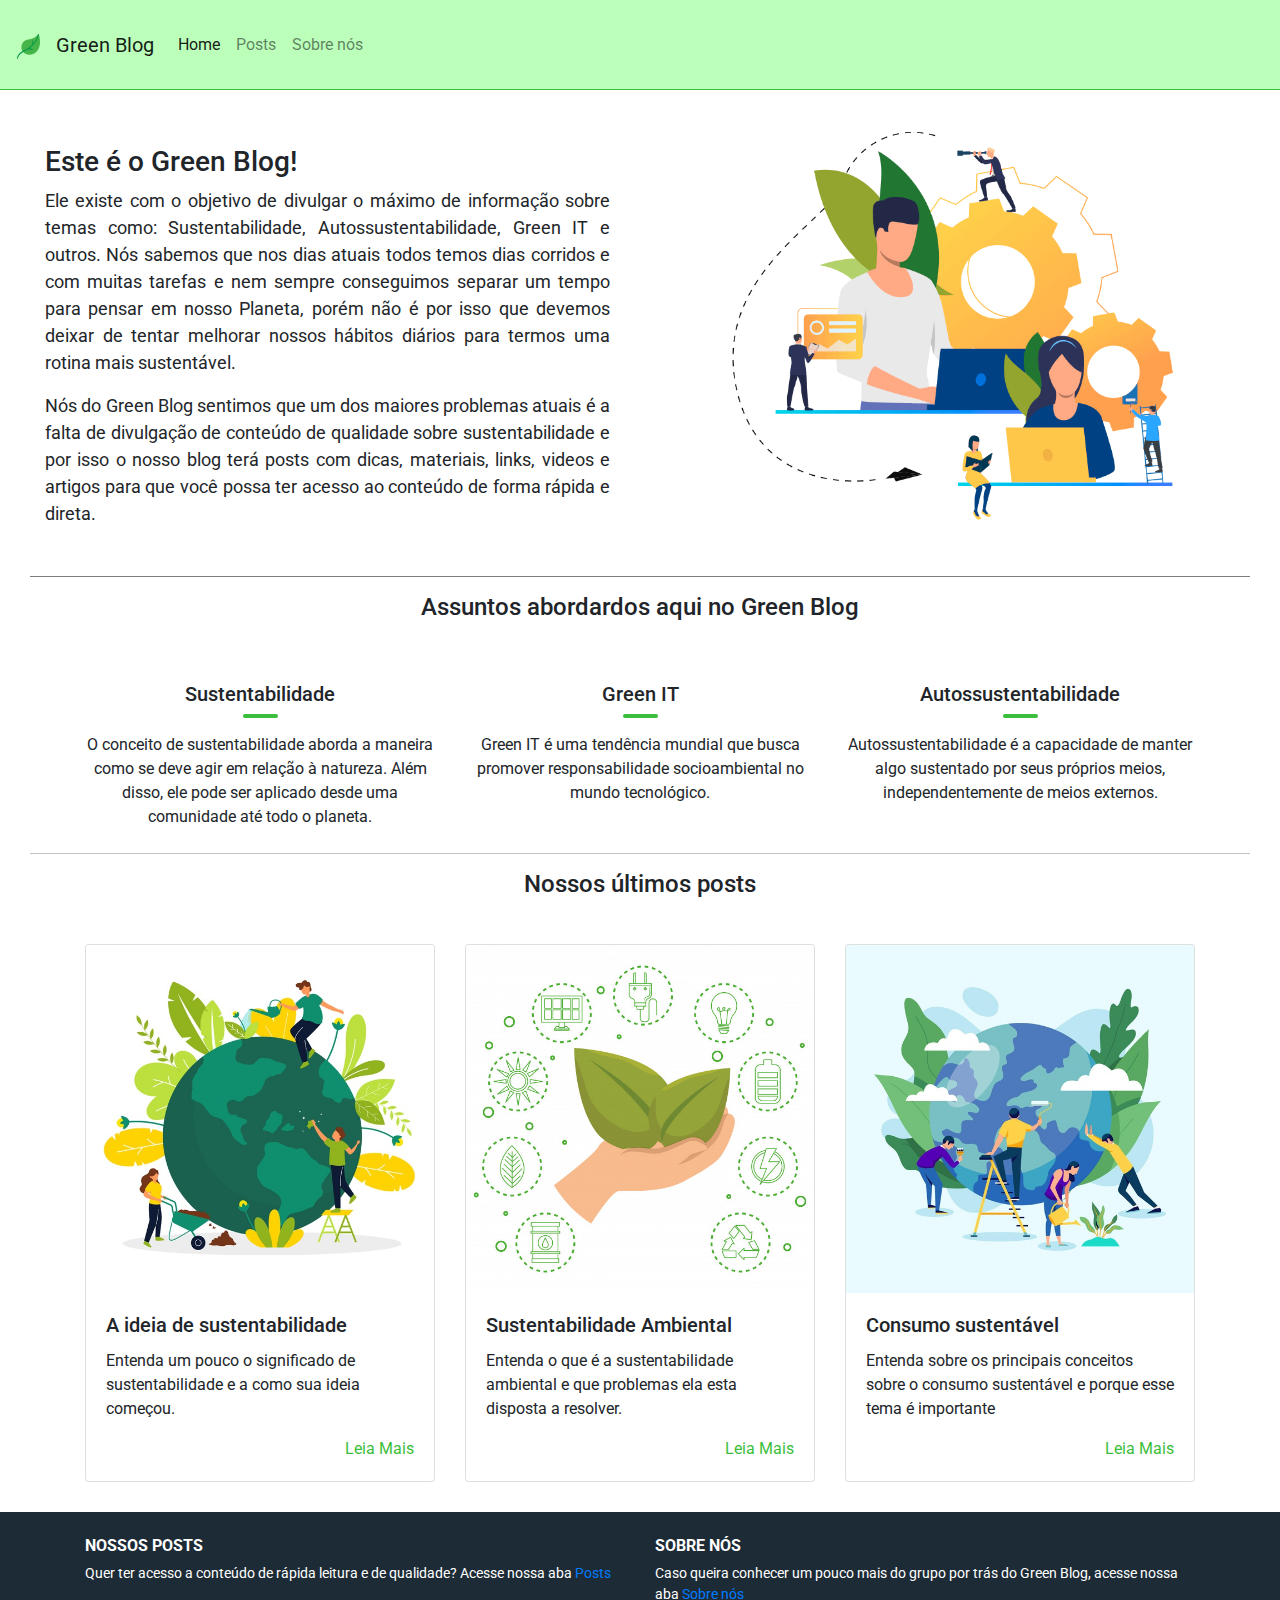
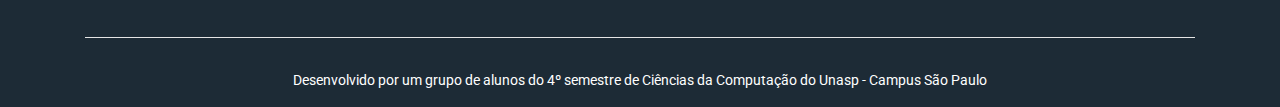
<file: index.html>
<!DOCTYPE html>
<html lang="pt">

<head>
  <meta charset="UTF-8">
  <meta name="viewport" content="width=device-width, initial-scale=1.0">
  <link href="https://fonts.googleapis.com/css2?family=Roboto&display=swap" rel="stylesheet">
  <link href="https://fonts.googleapis.com/css2?family=Roboto:wght@500&display=swap" rel="stylesheet">
  <link rel="stylesheet" href="https://maxcdn.bootstrapcdn.com/bootstrap/4.0.0/css/bootstrap.min.css"
    integrity="sha384-Gn5384xqQ1aoWXA+058RXPxPg6fy4IWvTNh0E263XmFcJlSAwiGgFAW/dAiS6JXm" crossorigin="anonymous">
  <link rel="stylesheet" href="./Styles/global.css">

  <title>Green Blog</title>
</head>

<body>

  <nav class="navbar navbar-expand-lg navbar-light bg-primary-color nav-border">
    <a class="navbar-brand" href="#">
      <img style="margin-right: 10px;" src="./Content/Icons/leaf.svg" alt="Leaf-icon" width="25px" height="25px">
      Green Blog
    </a>
    <button class="navbar-toggler" type="button" data-toggle="collapse" data-target="#navbarSupportedContent"
      aria-controls="navbarSupportedContent" aria-expanded="false" aria-label="Toggle navigation">
      <span class="navbar-toggler-icon"></span>
    </button>

    <div class="collapse navbar-collapse font-color" id="navbarSupportedContent">
      <ul class="navbar-nav">
        <li class="nav-item active">
          <a class="nav-link" href="./index.html">Home <span class="sr-only">(current)</span></a>
        </li>
        <li class="nav-item">
          <a class="nav-link" href="./Views/Posts/posts.html">Posts</a>
        </li>
        <li class="nav-item">
          <a class="nav-link" href="./Views/Sobre/sobre.html">Sobre nós</a>
        </li>
      </ul>
    </div>
  </nav>

  <main class="container-first-section">
    <div class="row">
      <div class="col-sm-12 col-md-12 col-lg-6 mg-top-home">
        <div class="main-text">
          <h3>Este é o Green Blog!</h3>
          <p>
            Ele existe com o objetivo de divulgar o máximo de informação sobre temas como: Sustentabilidade,
            Autossustentabilidade, Green IT e outros.
            Nós sabemos que nos dias atuais todos temos dias corridos e com muitas tarefas e nem sempre conseguimos
            separar um tempo para pensar em nosso Planeta, porém não é por isso que devemos deixar de tentar melhorar
            nossos hábitos diários para termos uma rotina mais sustentável.
          </p>
          <p>
            Nós do Green Blog sentimos que um dos maiores problemas atuais é a falta de divulgação de conteúdo de
            qualidade sobre sustentabilidade e por isso o nosso blog terá posts com dicas, materiais, links, videos e
            artigos para que você possa ter acesso ao conteúdo de forma rápida e direta.
          </p>
        </div>
      </div>
      <div class="col-sm-12 col-md-12 col-lg-6 center-image-home">
        <img src="./Content/Images/home-image-1.png" class="image-home" alt="Sustentabilidade">
      </div>
    </div>

    <hr style="background-color: #8c8c8c;">

    <div class="container">
      <h4 class="text-center">
        Assuntos abordardos aqui no Green Blog
      </h4>

      <div class="row container-second-section">
        <div class="col-sm-12 col-md-12 col-lg-4 mg-top">
          <h5 class="text-center">Sustentabilidade</h5>
          <div class="border-topic center"></div>
          <label class="text-center mg-top" for="">O conceito de sustentabilidade aborda a maneira como se deve agir em
            relação à natureza. Além disso, ele pode ser aplicado desde uma comunidade até todo o planeta.</label>
        </div>

        <div class="col-sm-12 col-md-12 col-lg-4 mg-top">
          <h5 class="text-center">Green IT</h5>
          <div class="border-topic center"></div>
          <label class="text-center mg-top" for="">Green IT é uma tendência mundial que busca promover responsabilidade
            socioambiental no mundo tecnológico.</label>
        </div>

        <div class="col-sm-12 col-md-12 col-lg-4 mg-top">
          <h5 class="text-center">Autossustentabilidade</h5>
          <div class="border-topic center"></div>
          <label class="text-center mg-top" for="">Autossustentabilidade é a capacidade de manter algo sustentado por
            seus próprios meios, independentemente de meios externos.</label>
        </div>
      </div>
    </div>

    <hr style="background-color: #dadada;">

    <div class="container">
      <h4 class="text-center">
        Nossos últimos posts
      </h4>

      <div class="row" style="margin-top: 30px;">
        <div class="col-sm-12 col-md-4 col-lg-4 mg-top">
          <div class="card center" style="width: 100%;">
            <img class="card-img-top" src="./Content/Images/home-post-1.jpg" alt="Card image cap">
            <div class="card-body">
              <h5 class="card-title">A ideia de sustentabilidade</h5>
              <p class="card-text">Entenda um pouco o significado de sustentabilidade e a como sua ideia começou.</p>
              <div style="text-align:right">
                <a href="./Views/Posts/posts_01.html" class="read-more">Leia Mais</a>
              </div>
            </div>
          </div>
        </div>

        <div class="col-sm-12 col-md-4 col-lg-4 mg-top">
          <div class="card center" style="width: 100%;">
            <img class="card-img-top" src="./Content/Images/home-post-2.jpg" alt="Card image cap">
            <div class="card-body">
              <h5 class="card-title">Sustentabilidade Ambiental</h5>
              <p class="card-text">Entenda o que é a sustentabilidade ambiental e que problemas ela esta disposta a resolver.</p>
              <div style="text-align:right">
                <a href="./Views/Posts/posts_02.html" class="read-more">Leia Mais</a>
              </div>
            </div>
          </div>
        </div>

        <div class="col-sm-12 col-md-4 col-lg-4 mg-top">
          <div class="card center" style="width: 100%;">
            <img class="card-img-top" src="./Content/Images/home-post-3.jpg" alt="Card image cap">
            <div class="card-body">
              <h5 class="card-title">Consumo sustentável</h5>
              <p class="card-text">Entenda sobre os principais conceitos sobre o consumo sustentável e porque esse tema é importante</p>
              <div style="text-align:right">
                <a href="./Views/Posts/posts_03.html" class="read-more">Leia Mais</a>
              </div>
            </div>
          </div>
        </div>
      </div>

    </div>

  </main>

  <footer style="font-size: 14px;" class="page-footer font-small teal pt-4 footer-custom">
    <div class="container text-center text-md-left">
      <div class="row">
        <div class="col-md-6 mt-md-0 mt-3">
          <h6 class="text-uppercase font-weight-bold">Nossos Posts</h6>
          <p>
            Quer ter acesso a conteúdo de rápida leitura e de qualidade? Acesse nossa aba <a href="./Views/Posts/posts.html">Posts</a>
          </p>
        </div>
        <hr class="clearfix w-100 d-md-none pb-3">
        <div class="col-md-6 mb-md-0 mb-3">
          <h6 class="text-uppercase font-weight-bold">Sobre nós</h6>
          <p>
            Caso queira conhecer um pouco mais do grupo por trás do Green Blog, acesse nossa aba <a href="./Views/Sobre/sobre.html">Sobre nós</a>
          </p>
        </div>
      </div>
      <hr style="background-color: white;">
      <div class="footer-copyright text-center py-3">
        Desenvolvido por um grupo de alunos do 4º semestre de Ciências da Computação do Unasp - Campus São Paulo
      </div>
    </div>
  </footer>

  <script src="https://code.jquery.com/jquery-3.2.1.slim.min.js"
    integrity="sha384-KJ3o2DKtIkvYIK3UENzmM7KCkRr/rE9/Qpg6aAZGJwFDMVNA/GpGFF93hXpG5KkN"
    crossorigin="anonymous"></script>
  <script src="https://cdnjs.cloudflare.com/ajax/libs/popper.js/1.12.9/umd/popper.min.js"
    integrity="sha384-ApNbgh9B+Y1QKtv3Rn7W3mgPxhU9K/ScQsAP7hUibX39j7fakFPskvXusvfa0b4Q"
    crossorigin="anonymous"></script>
  <script src="https://maxcdn.bootstrapcdn.com/bootstrap/4.0.0/js/bootstrap.min.js"
    integrity="sha384-JZR6Spejh4U02d8jOt6vLEHfe/JQGiRRSQQxSfFWpi1MquVdAyjUar5+76PVCmYl"
    crossorigin="anonymous"></script>
</body>

</html>
</file>
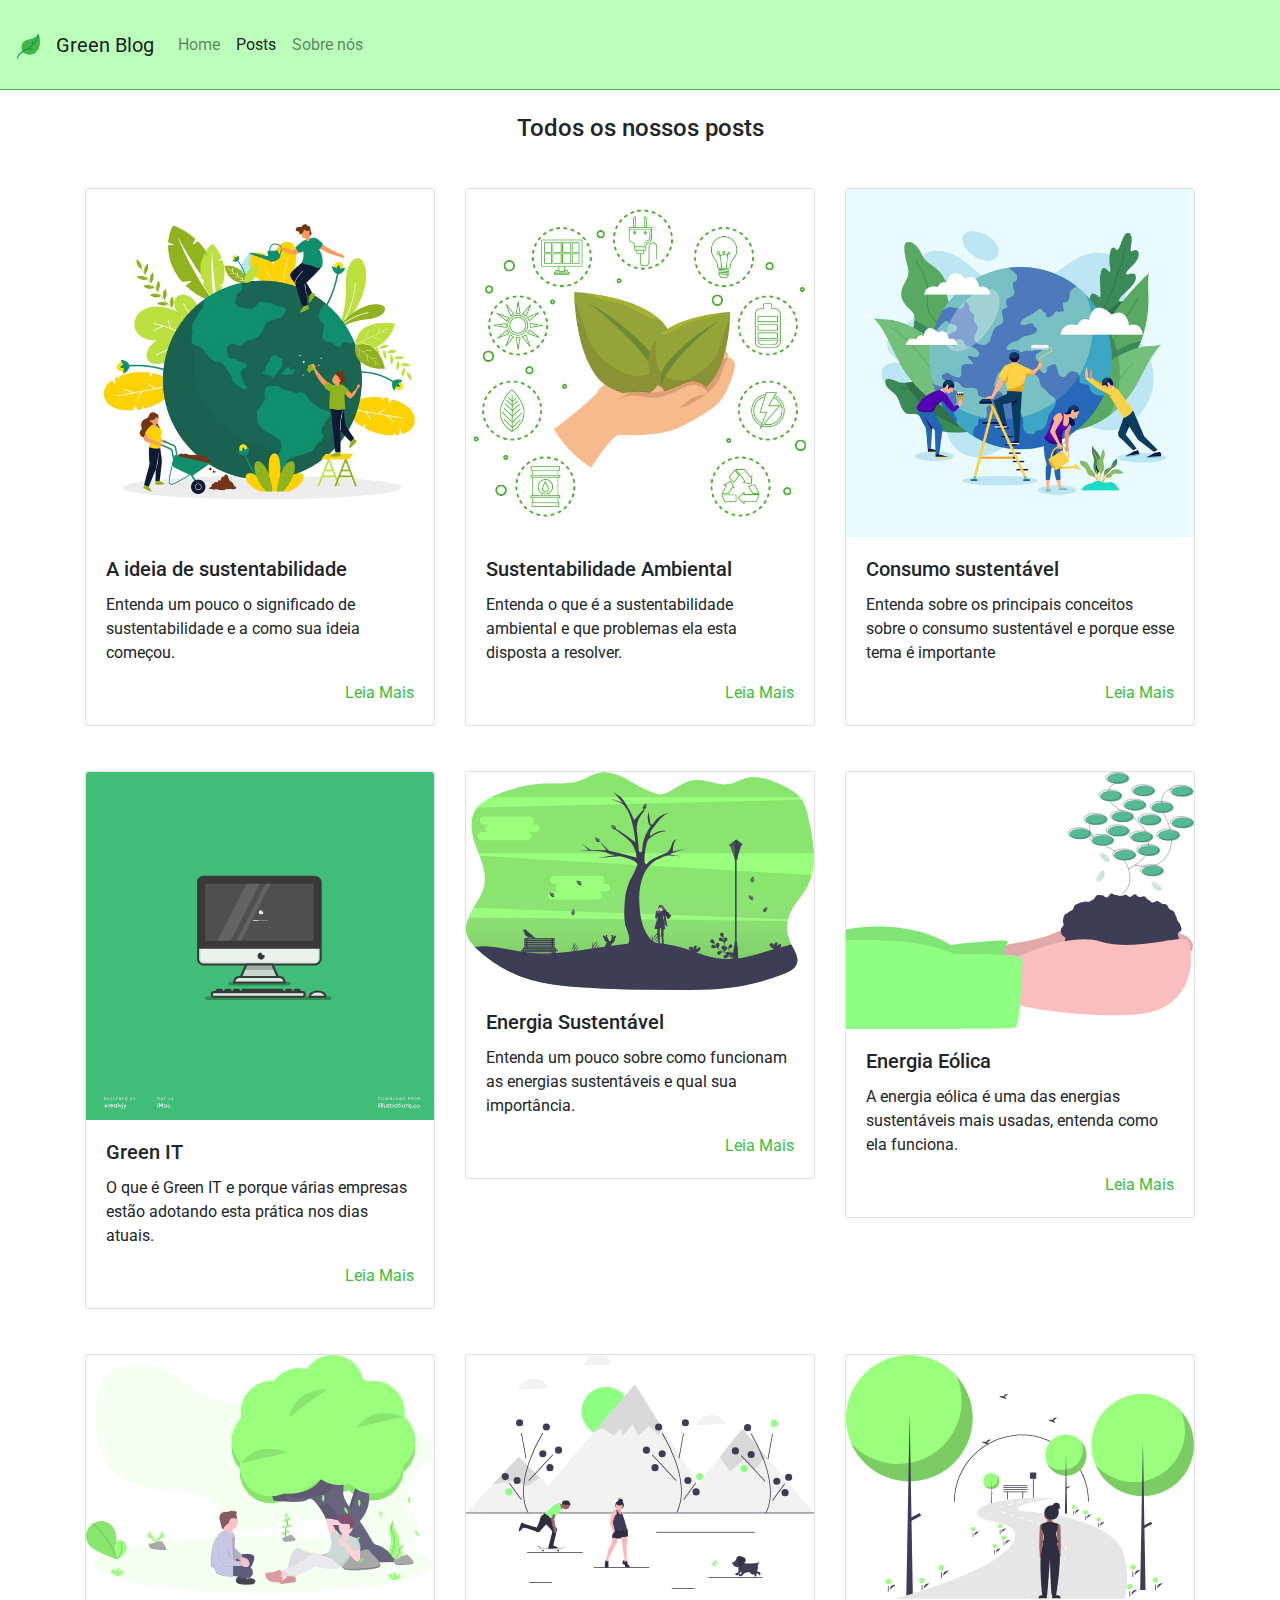
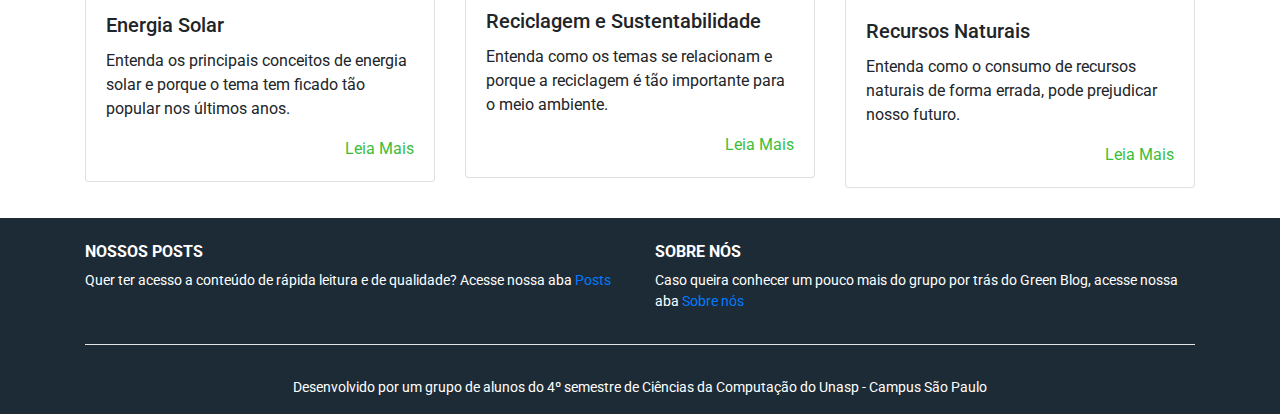
<file: Views/Posts/posts.html>
<!DOCTYPE html>
<html lang="pt">

<head>
  <meta charset="UTF-8">
  <meta name="viewport" content="width=device-width, initial-scale=1.0">
  <link href="https://fonts.googleapis.com/css2?family=Roboto&display=swap" rel="stylesheet">
  <link href="https://fonts.googleapis.com/css2?family=Roboto:wght@500&display=swap" rel="stylesheet">
  <link rel="stylesheet" href="https://maxcdn.bootstrapcdn.com/bootstrap/4.0.0/css/bootstrap.min.css"
    integrity="sha384-Gn5384xqQ1aoWXA+058RXPxPg6fy4IWvTNh0E263XmFcJlSAwiGgFAW/dAiS6JXm" crossorigin="anonymous">
  <link rel="stylesheet" href="../../Styles/global.css">

  <title>Green Blog</title>
</head>

<body>

  <nav class="navbar navbar-expand-lg navbar-light bg-primary-color nav-border">
    <a class="navbar-brand" href="../../index.html">
      <img style="margin-right: 10px;" src="../../Content/Icons/leaf.svg" alt="Leaf-icon" width="25px" height="25px">
      Green Blog
    </a>
    <button class="navbar-toggler" type="button" data-toggle="collapse" data-target="#navbarSupportedContent"
      aria-controls="navbarSupportedContent" aria-expanded="false" aria-label="Toggle navigation">
      <span class="navbar-toggler-icon"></span>
    </button>

    <div class="collapse navbar-collapse font-color" id="navbarSupportedContent">
      <ul class="navbar-nav">
        <li class="nav-item">
          <a class="nav-link" href="../../index.html">Home <span class="sr-only">(current)</span></a>
        </li>
        <li class="nav-item active">
          <a class="nav-link" href="./posts.html">Posts</a>
        </li>
        <li class="nav-item">
          <a class="nav-link" href="../Sobre/sobre.html">Sobre nós</a>
        </li>
      </ul>
    </div>
  </nav>

  <div class="container">
    <h4 style="margin-top: 24px;" class="text-center">
      Todos os nossos posts
    </h4>

    <div class="row" style="margin-top: 30px;">
      <div class="col-sm-12 col-md-4 col-lg-4 mg-top">
        <div class="card center" style="width: 100%;">
          <img class="card-img-top" src="../../Content/Images/home-post-1.jpg" alt="Card image cap">
          <div class="card-body">
            <h5 class="card-title">A ideia de sustentabilidade</h5>
            <p class="card-text">Entenda um pouco o significado de sustentabilidade e a como sua ideia começou.</p>
            <div style="text-align:right">
              <a href="./posts_01.html" class="read-more">Leia Mais</a>
            </div>
          </div>
        </div>
      </div>

      <div class="col-sm-12 col-md-4 col-lg-4 mg-top">
        <div class="card center" style="width: 100%;">
          <img class="card-img-top" src="../../Content/Images/home-post-2.jpg" alt="Card image cap">
          <div class="card-body">
            <h5 class="card-title">Sustentabilidade Ambiental</h5>
            <p class="card-text">Entenda o que é a sustentabilidade ambiental e que problemas ela esta disposta a resolver.</p>
            <div style="text-align:right">
              <a href="./posts_02.html" class="read-more">Leia Mais</a>
            </div>
          </div>
        </div>
      </div>

      <div class="col-sm-12 col-md-4 col-lg-4 mg-top">
        <div class="card center" style="width: 100%;">
          <img class="card-img-top" src="../../Content/Images/home-post-3.jpg" alt="Card image cap">
          <div class="card-body">
            <h5 class="card-title">Consumo sustentável</h5>
            <p class="card-text">Entenda sobre os principais conceitos sobre o consumo sustentável e porque esse tema é importante</p>
            <div style="text-align:right">
              <a href="./posts_03.html" class="read-more">Leia Mais</a>
            </div>
          </div>
        </div>
      </div>
    </div>

    <div class="row" style="margin-top: 30px;">
      <div class="col-sm-12 col-md-4 col-lg-4 mg-top">
        <div class="card center" style="width: 100%;">
          <img class="card-img-top" src="../../Content/Images/post-01.svg" alt="Card image cap">
          <div class="card-body">
            <h5 class="card-title">Green IT</h5>
            <p class="card-text">O que é Green IT e porque várias empresas estão adotando esta prática nos dias atuais.</p>
            <div style="text-align:right">
              <a href="./posts_04.html" class="read-more">Leia Mais</a>
            </div>
          </div>
        </div>
      </div>

      <div class="col-sm-12 col-md-4 col-lg-4 mg-top">
        <div class="card center" style="width: 100%;">
          <img class="card-img-top img-height" src="../../Content/Images/post-02.svg" alt="Card image cap">
          <div class="card-body">
            <h5 class="card-title">Energia Sustentável</h5>
            <p class="card-text">Entenda um pouco sobre como funcionam as energias sustentáveis e qual sua importância. </p>
            <div style="text-align:right">
              <a href="./posts_05.html" class="read-more">Leia Mais</a>
            </div>
          </div>
        </div>
      </div>

      <div class="col-sm-12 col-md-4 col-lg-4 mg-top">
        <div class="card center" style="width: 100%;">
          <img class="card-img-top img-height" src="../../Content/Images/post-03.svg" alt="Card image cap">
          <div class="card-body">
            <h5 class="card-title">Energia Eólica</h5>
            <p class="card-text">A energia eólica é uma das energias sustentáveis mais usadas, entenda como ela funciona.</p>
            <div style="text-align:right">
              <a href="./posts_06.html" class="read-more">Leia Mais</a>
            </div>
          </div>
        </div>
      </div>
    </div>


    <div class="row" style="margin-top: 30px;">
      <div class="col-sm-12 col-md-4 col-lg-4 mg-top">
        <div class="card center" style="width: 100%;">
          <img class="card-img-top img-height" src="../../Content/Images/post-04.svg" alt="Card image cap">
          <div class="card-body">
            <h5 class="card-title">Energia Solar</h5>
            <p class="card-text">Entenda os principais conceitos de energia solar e porque o tema tem ficado tão popular nos últimos anos.</p>
            <div style="text-align:right">
              <a href="./posts_07.html" class="read-more">Leia Mais</a>
            </div>
          </div>
        </div>
      </div>

      <div class="col-sm-12 col-md-4 col-lg-4 mg-top">
        <div class="card center" style="width: 100%;">
          <img class="card-img-top img-height" src="../../Content/Images/post-05.svg" alt="Card image cap">
          <div class="card-body">
            <h5 class="card-title">Reciclagem e Sustentabilidade</h5>
            <p class="card-text">Entenda como os temas se relacionam e porque a reciclagem é tão importante para o meio ambiente.</p>
            <div style="text-align:right">
              <a href="./posts_08.html" class="read-more">Leia Mais</a>
            </div>
          </div>
        </div>
      </div>

      <div class="col-sm-12 col-md-4 col-lg-4 mg-top">
        <div class="card center" style="width: 100%;">
          <img class="card-img-top img-height" src="../../Content/Images/post-06.svg" alt="Card image cap">
          <div class="card-body">
            <h5 class="card-title">Recursos Naturais</h5>
            <p class="card-text">Entenda como o consumo de recursos naturais de forma errada, pode prejudicar nosso futuro.</p>
            <div style="text-align:right">
              <a href="./posts_09.html" class="read-more">Leia Mais</a>
            </div>
          </div>
        </div>
      </div>
    </div>

  </div>

  <footer style="font-size: 14px;" class="page-footer font-small teal pt-4 footer-custom ">
    <div class="container text-center text-md-left">
      <div class="row">
        <div class="col-md-6 mt-md-0 mt-3">
          <h6 class="text-uppercase font-weight-bold">Nossos Posts</h6>
          <p>
            Quer ter acesso a conteúdo de rápida leitura e de qualidade? Acesse nossa aba <a
              href="./posts.html">Posts</a>
          </p>
        </div>
        <hr class="clearfix w-100 d-md-none pb-3">
        <div class="col-md-6 mb-md-0 mb-3">
          <h6 class="text-uppercase font-weight-bold">Sobre nós</h6>
          <p>
            Caso queira conhecer um pouco mais do grupo por trás do Green Blog, acesse nossa aba <a
              href="../Sobre/sobre.html">Sobre
              nós</a>
          </p>
        </div>
      </div>
      <hr style="background-color: white;">
      <div class="footer-copyright text-center py-3">
        Desenvolvido por um grupo de alunos do 4º semestre de Ciências da Computação do Unasp - Campus São Paulo
      </div>
    </div>
  </footer>

  <script src="https://code.jquery.com/jquery-3.2.1.slim.min.js"
    integrity="sha384-KJ3o2DKtIkvYIK3UENzmM7KCkRr/rE9/Qpg6aAZGJwFDMVNA/GpGFF93hXpG5KkN"
    crossorigin="anonymous"></script>
  <script src="https://cdnjs.cloudflare.com/ajax/libs/popper.js/1.12.9/umd/popper.min.js"
    integrity="sha384-ApNbgh9B+Y1QKtv3Rn7W3mgPxhU9K/ScQsAP7hUibX39j7fakFPskvXusvfa0b4Q"
    crossorigin="anonymous"></script>
  <script src="https://maxcdn.bootstrapcdn.com/bootstrap/4.0.0/js/bootstrap.min.js"
    integrity="sha384-JZR6Spejh4U02d8jOt6vLEHfe/JQGiRRSQQxSfFWpi1MquVdAyjUar5+76PVCmYl"
    crossorigin="anonymous"></script>
</body>

<script>
  setInterval(() => {
    var cw = $('.img-height').width();
    $('.img-height').css({ 'height': cw + 'px' });
  }, 600);
</script>

</html>
</file>
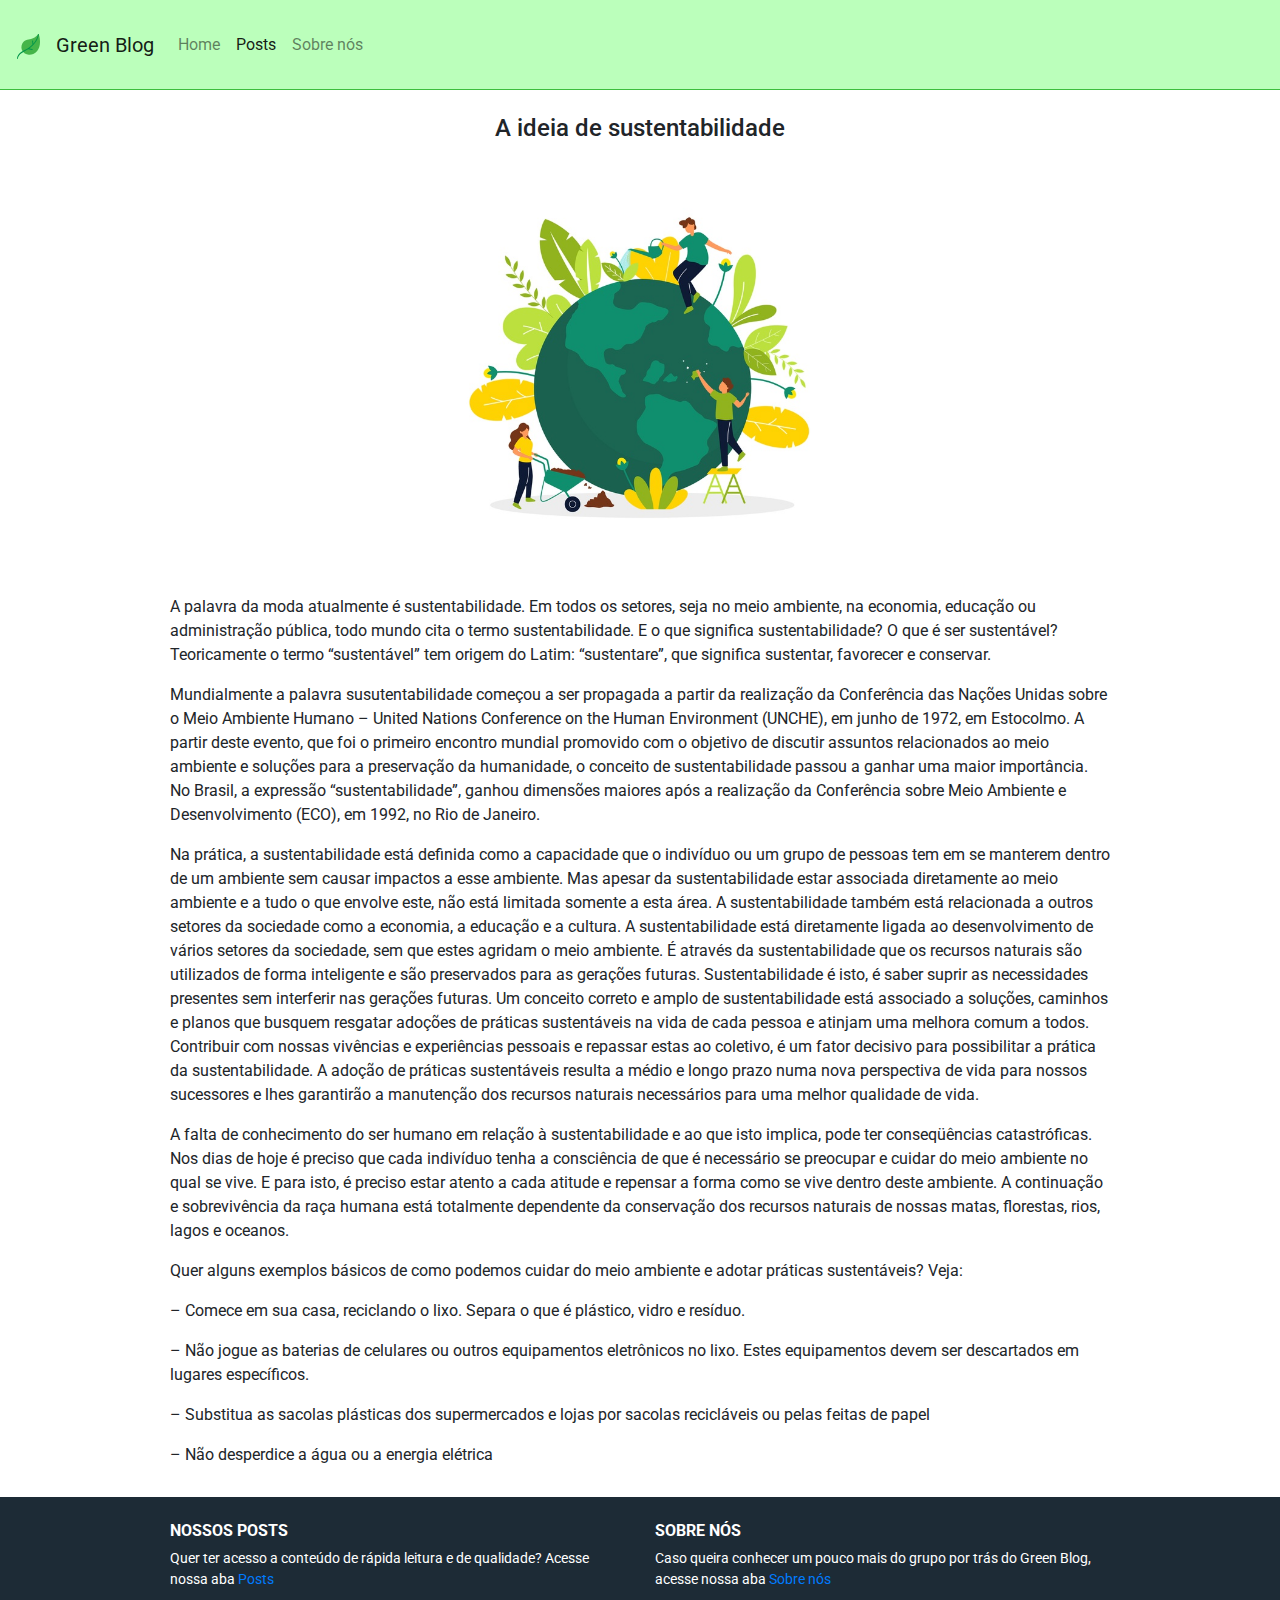
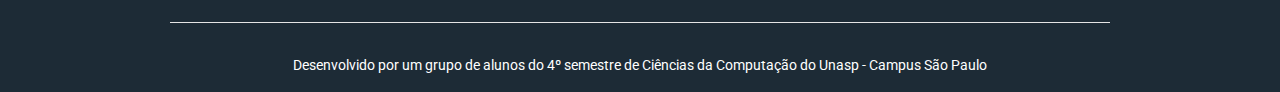
<file: Views/Posts/posts_01.html>
<!DOCTYPE html>
<html lang="pt">

<head>
  <meta charset="UTF-8">
  <meta name="viewport" content="width=device-width, initial-scale=1.0">
  <link href="https://fonts.googleapis.com/css2?family=Roboto&display=swap" rel="stylesheet">
  <link href="https://fonts.googleapis.com/css2?family=Roboto:wght@500&display=swap" rel="stylesheet">
  <link rel="stylesheet" href="https://maxcdn.bootstrapcdn.com/bootstrap/4.0.0/css/bootstrap.min.css"
    integrity="sha384-Gn5384xqQ1aoWXA+058RXPxPg6fy4IWvTNh0E263XmFcJlSAwiGgFAW/dAiS6JXm" crossorigin="anonymous">
  <link rel="stylesheet" href="../../Styles/global.css">
  <link rel="stylesheet" href="../../Styles/posts.css">

  <title>Green Blog</title>
</head>

<body>

  <nav class="navbar navbar-expand-lg navbar-light bg-primary-color nav-border">
    <a class="navbar-brand" href="../../index.html">
      <img style="margin-right: 10px;" src="../../Content/Icons/leaf.svg" alt="Leaf-icon" width="25px" height="25px">
      Green Blog
    </a>
    <button class="navbar-toggler" type="button" data-toggle="collapse" data-target="#navbarSupportedContent"
      aria-controls="navbarSupportedContent" aria-expanded="false" aria-label="Toggle navigation">
      <span class="navbar-toggler-icon"></span>
    </button>

    <div class="collapse navbar-collapse font-color" id="navbarSupportedContent">
      <ul class="navbar-nav">
        <li class="nav-item">
          <a class="nav-link" href="../../index.html">Home <span class="sr-only">(current)</span></a>
        </li>
        <li class="nav-item active">
          <a class="nav-link" href="./posts.html">Posts</a>
        </li>
        <li class="nav-item">
          <a class="nav-link" href="../Sobre/sobre.html">Sobre nós</a>
        </li>
      </ul>
    </div>
  </nav>

  <div class="container">
    <h4 style="margin-top: 24px;" class="text-center">
      A ideia de sustentabilidade
    </h4>
    
    <div class="text-center" style="margin: 36px 0;">
        <img class="card-img-top post-image" src="../../Content/Images/home-post-1.jpg" alt="Card image cap">
    </div>

    <p>
        A palavra da moda atualmente é sustentabilidade. Em todos os setores, seja no meio ambiente, na economia, educação ou administração pública, todo mundo cita o termo sustentabilidade. E o que significa sustentabilidade? O que é ser sustentável? Teoricamente o termo “sustentável” tem origem do Latim: “sustentare”, que significa sustentar, favorecer e conservar.
    </p>

    <p>
        Mundialmente a palavra susutentabilidade começou a ser propagada a partir da realização da Conferência das Nações Unidas sobre o Meio Ambiente Humano – United Nations Conference on the Human Environment (UNCHE), em junho de 1972, em Estocolmo. A partir deste evento, que foi o primeiro encontro mundial promovido com o objetivo de discutir assuntos relacionados ao meio ambiente e soluções para a preservação da humanidade, o conceito de sustentabilidade passou a ganhar uma maior importância. No Brasil, a expressão “sustentabilidade”, ganhou dimensões maiores após a realização da Conferência sobre Meio Ambiente e Desenvolvimento (ECO), em 1992, no Rio de Janeiro.
    </p>
    
    <p>
        Na prática, a sustentabilidade está definida como a capacidade que o indivíduo ou um grupo de pessoas tem em se manterem dentro de um ambiente sem causar impactos a esse ambiente. Mas apesar da sustentabilidade estar associada diretamente ao meio ambiente e a tudo o que envolve este, não está limitada somente a esta área. A sustentabilidade também está relacionada a outros setores da sociedade como a economia, a educação e a cultura. A sustentabilidade está diretamente ligada ao desenvolvimento de vários setores da sociedade, sem que estes agridam o meio ambiente. É através da sustentabilidade que os recursos naturais são utilizados de forma inteligente e são preservados para as gerações futuras. Sustentabilidade é isto, é saber suprir as necessidades presentes sem interferir nas gerações futuras. Um conceito correto e amplo de sustentabilidade está associado a soluções, caminhos e planos que busquem resgatar adoções de práticas sustentáveis na vida de cada pessoa e atinjam uma melhora comum a todos. Contribuir com nossas vivências e experiências pessoais e repassar estas ao coletivo, é um fator decisivo para possibilitar a prática da sustentabilidade. A adoção de práticas sustentáveis resulta a médio e longo prazo numa nova perspectiva de vida para nossos sucessores e lhes garantirão a manutenção dos recursos naturais necessários para uma melhor qualidade de vida.
    </p>
    
    <p>
        A falta de conhecimento do ser humano em relação à sustentabilidade e ao que isto implica, pode ter conseqüências catastróficas. Nos dias de hoje é preciso que cada indivíduo tenha a consciência de que é necessário se preocupar e cuidar do meio ambiente no qual se vive. E para isto, é preciso estar atento a cada atitude e repensar a forma como se vive dentro deste ambiente. A continuação e sobrevivência da raça humana está totalmente dependente da conservação dos recursos naturais de nossas matas, florestas, rios, lagos e oceanos.
    </p>
    
    <p>
        Quer alguns exemplos básicos de como podemos cuidar do meio ambiente e adotar práticas sustentáveis? Veja:
    </p>
    
    <p>
        – Comece em sua casa, reciclando o lixo. Separa o que é plástico, vidro e resíduo.
    </p>
    
    <p>
        – Não jogue as baterias de celulares ou outros equipamentos eletrônicos no lixo. Estes equipamentos devem ser descartados em lugares específicos.
    </p>

    <p>
        – Substitua as sacolas plásticas dos supermercados e lojas por sacolas recicláveis ou pelas feitas de papel
    </p>

    <p>
        – Não desperdice a água ou a energia elétrica
    </p>

  </div>

  <footer style="font-size: 14px;" class="page-footer font-small teal pt-4 footer-custom ">
    <div class="container text-center text-md-left">
      <div class="row">
        <div class="col-md-6 mt-md-0 mt-3">
          <h6 class="text-uppercase font-weight-bold">Nossos Posts</h6>
          <p>
            Quer ter acesso a conteúdo de rápida leitura e de qualidade? Acesse nossa aba <a
              href="./posts.html">Posts</a>
          </p>
        </div>
        <hr class="clearfix w-100 d-md-none pb-3">
        <div class="col-md-6 mb-md-0 mb-3">
          <h6 class="text-uppercase font-weight-bold">Sobre nós</h6>
          <p>
            Caso queira conhecer um pouco mais do grupo por trás do Green Blog, acesse nossa aba <a
              href="../Sobre/sobre.html">Sobre
              nós</a>
          </p>
        </div>
      </div>
      <hr style="background-color: white;">
      <div class="footer-copyright text-center py-3">
        Desenvolvido por um grupo de alunos do 4º semestre de Ciências da Computação do Unasp - Campus São Paulo
      </div>
    </div>
  </footer>

  <script src="https://code.jquery.com/jquery-3.2.1.slim.min.js"
    integrity="sha384-KJ3o2DKtIkvYIK3UENzmM7KCkRr/rE9/Qpg6aAZGJwFDMVNA/GpGFF93hXpG5KkN"
    crossorigin="anonymous"></script>
  <script src="https://cdnjs.cloudflare.com/ajax/libs/popper.js/1.12.9/umd/popper.min.js"
    integrity="sha384-ApNbgh9B+Y1QKtv3Rn7W3mgPxhU9K/ScQsAP7hUibX39j7fakFPskvXusvfa0b4Q"
    crossorigin="anonymous"></script>
  <script src="https://maxcdn.bootstrapcdn.com/bootstrap/4.0.0/js/bootstrap.min.js"
    integrity="sha384-JZR6Spejh4U02d8jOt6vLEHfe/JQGiRRSQQxSfFWpi1MquVdAyjUar5+76PVCmYl"
    crossorigin="anonymous"></script>
</body>

</html>
</file>
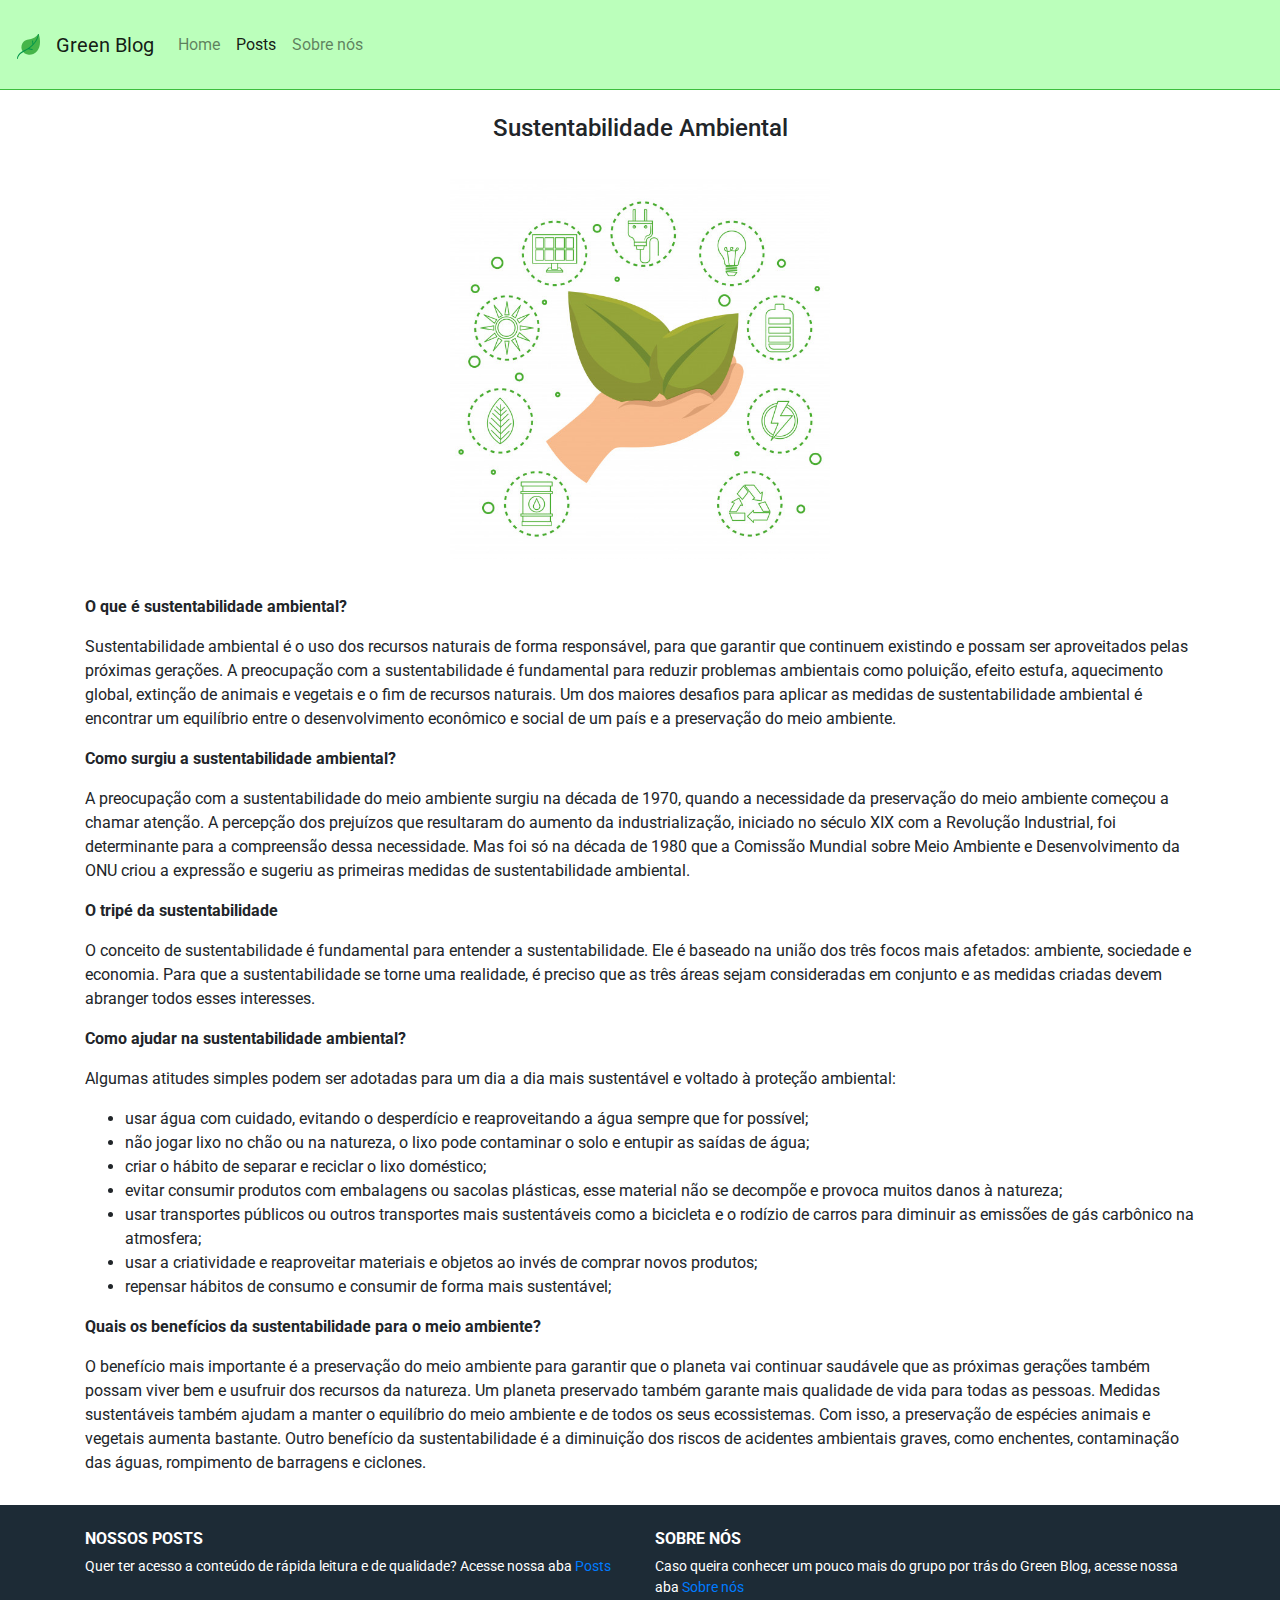
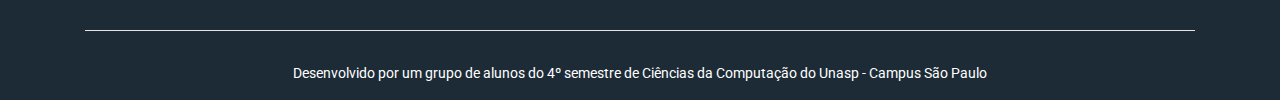
<file: Views/Posts/posts_02.html>
<!DOCTYPE html>
<html lang="pt">

<head>
  <meta charset="UTF-8">
  <meta name="viewport" content="width=device-width, initial-scale=1.0">
  <link href="https://fonts.googleapis.com/css2?family=Roboto&display=swap" rel="stylesheet">
  <link href="https://fonts.googleapis.com/css2?family=Roboto:wght@500&display=swap" rel="stylesheet">
  <link rel="stylesheet" href="https://maxcdn.bootstrapcdn.com/bootstrap/4.0.0/css/bootstrap.min.css"
    integrity="sha384-Gn5384xqQ1aoWXA+058RXPxPg6fy4IWvTNh0E263XmFcJlSAwiGgFAW/dAiS6JXm" crossorigin="anonymous">
  <link rel="stylesheet" href="../../Styles/global.css">

  <title>Green Blog</title>
</head>

<body>

  <nav class="navbar navbar-expand-lg navbar-light bg-primary-color nav-border">
    <a class="navbar-brand" href="#">
      <img style="margin-right: 10px;" src="../../Content/Icons/leaf.svg" alt="Leaf-icon" width="25px" height="25px">
      Green Blog
    </a>
    <button class="navbar-toggler" type="button" data-toggle="collapse" data-target="#navbarSupportedContent"
      aria-controls="navbarSupportedContent" aria-expanded="false" aria-label="Toggle navigation">
      <span class="navbar-toggler-icon"></span>
    </button>

    <div class="collapse navbar-collapse font-color" id="navbarSupportedContent">
      <ul class="navbar-nav">
        <li class="nav-item">
          <a class="nav-link" href="../../index.html">Home <span class="sr-only">(current)</span></a>
        </li>
        <li class="nav-item active">
          <a class="nav-link" href="./posts.html">Posts</a>
        </li>
        <li class="nav-item">
          <a class="nav-link" href="../Sobre/sobre.html">Sobre nós</a>
        </li>
      </ul>
    </div>
  </nav>

  <div class="container">
    <h4 style="margin-top: 24px;" class="text-center">
      Sustentabilidade Ambiental
    </h4>

    <div class="text-center" style="margin: 36px 0;">
      <img class="card-img-top post-image" src="../../Content/Images/home-post-2.jpg" alt="Card image cap">
    </div>

    <p>
      <b> O que é sustentabilidade ambiental?</b>
    </p>

    <p>
      Sustentabilidade ambiental é o uso dos recursos naturais de forma responsável, para que garantir que continuem
      existindo e possam ser aproveitados pelas próximas gerações.

      A preocupação com a sustentabilidade é fundamental para reduzir problemas ambientais como poluição, efeito estufa,
      aquecimento global, extinção de animais e vegetais e o fim de recursos naturais.

      Um dos maiores desafios para aplicar as medidas de sustentabilidade ambiental é encontrar um equilíbrio entre o
      desenvolvimento econômico e social de um país e a preservação do meio ambiente.
    </p>

    <p>
      <b> Como surgiu a sustentabilidade ambiental?</b>
    </p>

    <p>
      A preocupação com a sustentabilidade do meio ambiente surgiu na década de 1970, quando a necessidade da
      preservação do meio ambiente começou a chamar atenção. A percepção dos prejuízos que resultaram do aumento da
      industrialização, iniciado no século XIX com a Revolução Industrial, foi determinante para a compreensão dessa
      necessidade.

      Mas foi só na década de 1980 que a Comissão Mundial sobre Meio Ambiente e Desenvolvimento da ONU criou a expressão
      e sugeriu as primeiras medidas de sustentabilidade ambiental.
    </p>

    <p>
      <b> O tripé da sustentabilidade</b>
    </p>

    <p>
      O conceito de sustentabilidade é fundamental para entender a sustentabilidade. Ele é baseado na união dos três
      focos mais afetados: ambiente, sociedade e economia.

      Para que a sustentabilidade se torne uma realidade, é preciso que as três áreas sejam consideradas em conjunto e
      as medidas criadas devem abranger todos esses interesses.
    </p>

    <p>
      <b> Como ajudar na sustentabilidade ambiental?</b>
    </p>

    <p>
      Algumas atitudes simples podem ser adotadas para um dia a dia mais sustentável e voltado à proteção ambiental:
    </p>

    <ul>
      <li>usar água com cuidado, evitando o desperdício e reaproveitando a água sempre que for possível;</li>
      <li>não jogar lixo no chão ou na natureza, o lixo pode contaminar o solo e entupir as saídas de água;</li>
      <li>criar o hábito de separar e reciclar o lixo doméstico;</li>
      <li>evitar consumir produtos com embalagens ou sacolas plásticas, esse material não se decompõe e provoca muitos
        danos à natureza;</li>
      <li>usar transportes públicos ou outros transportes mais sustentáveis como a bicicleta e o rodízio de carros para
        diminuir as emissões de gás carbônico na atmosfera;</li>
      <li>usar a criatividade e reaproveitar materiais e objetos ao invés de comprar novos produtos;</li>
      <li>repensar hábitos de consumo e consumir de forma mais sustentável;</li>
    </ul>

    <p>
      <b>Quais os benefícios da sustentabilidade para o meio ambiente?</b>
    </p>

    <p>
      O benefício mais importante é a preservação do meio ambiente para garantir que o planeta vai continuar saudávele
      que as próximas gerações também possam viver bem e usufruir dos recursos da natureza. Um planeta preservado também
      garante mais qualidade de vida para todas as pessoas.

      Medidas sustentáveis também ajudam a manter o equilíbrio do meio ambiente e de todos os seus ecossistemas. Com
      isso, a preservação de espécies animais e vegetais aumenta bastante.

      Outro benefício da sustentabilidade é a diminuição dos riscos de acidentes ambientais graves, como enchentes,
      contaminação das águas, rompimento de barragens e ciclones.
    </p>

  </div>

  <footer style="font-size: 14px;" class="page-footer font-small teal pt-4 footer-custom ">
    <div class="container text-center text-md-left">
      <div class="row">
        <div class="col-md-6 mt-md-0 mt-3">
          <h6 class="text-uppercase font-weight-bold">Nossos Posts</h6>
          <p>
            Quer ter acesso a conteúdo de rápida leitura e de qualidade? Acesse nossa aba <a
              href="./posts.html">Posts</a>
          </p>
        </div>
        <hr class="clearfix w-100 d-md-none pb-3">
        <div class="col-md-6 mb-md-0 mb-3">
          <h6 class="text-uppercase font-weight-bold">Sobre nós</h6>
          <p>
            Caso queira conhecer um pouco mais do grupo por trás do Green Blog, acesse nossa aba <a
              href="../Sobre/sobre.html">Sobre
              nós</a>
          </p>
        </div>
      </div>
      <hr style="background-color: white;">
      <div class="footer-copyright text-center py-3">
        Desenvolvido por um grupo de alunos do 4º semestre de Ciências da Computação do Unasp - Campus São Paulo
      </div>
    </div>
  </footer>

  <script src="https://code.jquery.com/jquery-3.2.1.slim.min.js"
    integrity="sha384-KJ3o2DKtIkvYIK3UENzmM7KCkRr/rE9/Qpg6aAZGJwFDMVNA/GpGFF93hXpG5KkN"
    crossorigin="anonymous"></script>
  <script src="https://cdnjs.cloudflare.com/ajax/libs/popper.js/1.12.9/umd/popper.min.js"
    integrity="sha384-ApNbgh9B+Y1QKtv3Rn7W3mgPxhU9K/ScQsAP7hUibX39j7fakFPskvXusvfa0b4Q"
    crossorigin="anonymous"></script>
  <script src="https://maxcdn.bootstrapcdn.com/bootstrap/4.0.0/js/bootstrap.min.js"
    integrity="sha384-JZR6Spejh4U02d8jOt6vLEHfe/JQGiRRSQQxSfFWpi1MquVdAyjUar5+76PVCmYl"
    crossorigin="anonymous"></script>
</body>

</html>
</file>
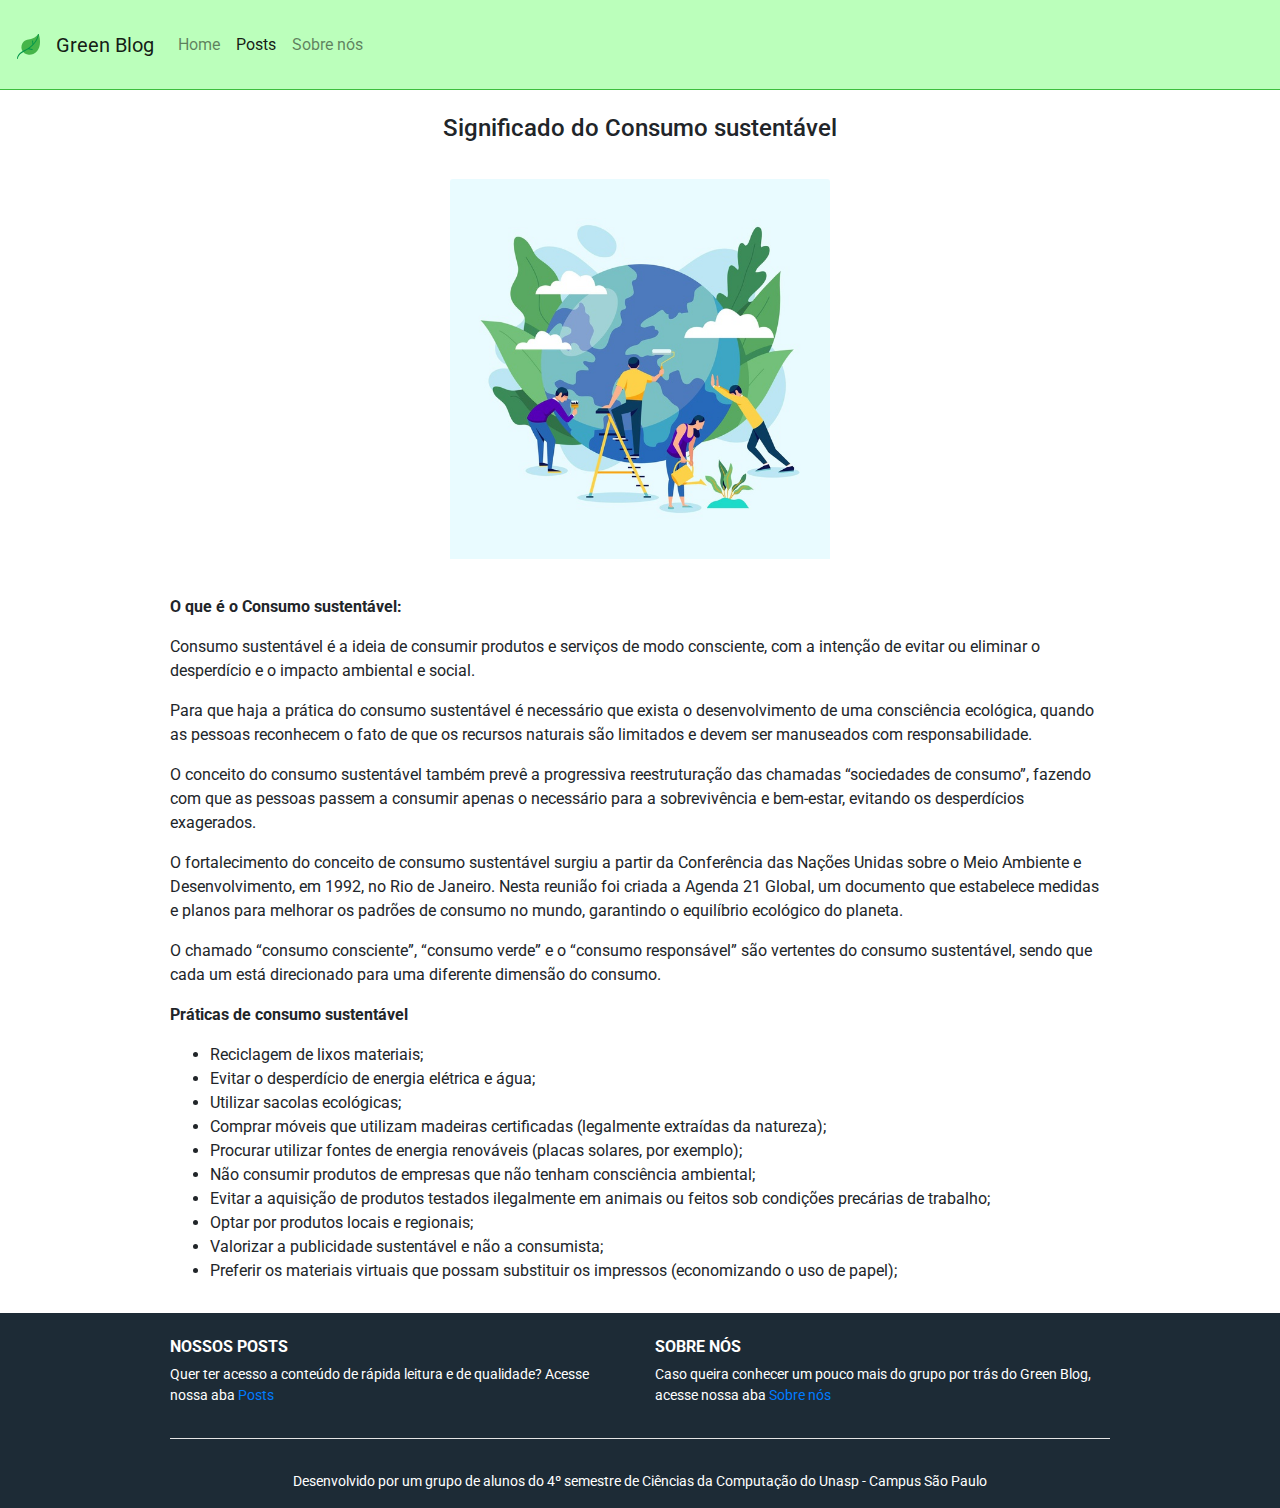
<file: Views/Posts/posts_03.html>
<!DOCTYPE html>
<html lang="pt">

<head>
  <meta charset="UTF-8">
  <meta name="viewport" content="width=device-width, initial-scale=1.0">
  <link href="https://fonts.googleapis.com/css2?family=Roboto&display=swap" rel="stylesheet">
  <link href="https://fonts.googleapis.com/css2?family=Roboto:wght@500&display=swap" rel="stylesheet">
  <link rel="stylesheet" href="https://maxcdn.bootstrapcdn.com/bootstrap/4.0.0/css/bootstrap.min.css"
    integrity="sha384-Gn5384xqQ1aoWXA+058RXPxPg6fy4IWvTNh0E263XmFcJlSAwiGgFAW/dAiS6JXm" crossorigin="anonymous">
  <link rel="stylesheet" href="../../Styles/global.css">
  <link rel="stylesheet" href="../../Styles/posts.css">

  <title>Green Blog</title>
</head>

<body>

  <nav class="navbar navbar-expand-lg navbar-light bg-primary-color nav-border">
    <a class="navbar-brand" href="../../index.html">
      <img style="margin-right: 10px;" src="../../Content/Icons/leaf.svg" alt="Leaf-icon" width="25px" height="25px">
      Green Blog
    </a>
    <button class="navbar-toggler" type="button" data-toggle="collapse" data-target="#navbarSupportedContent"
      aria-controls="navbarSupportedContent" aria-expanded="false" aria-label="Toggle navigation">
      <span class="navbar-toggler-icon"></span>
    </button>

    <div class="collapse navbar-collapse font-color" id="navbarSupportedContent">
      <ul class="navbar-nav">
        <li class="nav-item">
          <a class="nav-link" href="../../index.html">Home <span class="sr-only">(current)</span></a>
        </li>
        <li class="nav-item active">
          <a class="nav-link" href="./posts.html">Posts</a>
        </li>
        <li class="nav-item">
          <a class="nav-link" href="../Sobre/sobre.html">Sobre nós</a>
        </li>
      </ul>
    </div>
  </nav>

  <div class="container">
    <h4 style="margin-top: 24px;" class="text-center">
      Significado do Consumo sustentável
    </h4>

    <div class="text-center" style="margin: 36px 0;">
      <img class="card-img-top post-image" src="../../Content/Images/home-post-3.jpg" alt="Card image cap">
    </div>

    <p>
      <b> O que é o Consumo sustentável:</b>
    </p>

    <p>
      Consumo sustentável é a ideia de consumir produtos e serviços de modo consciente, com a intenção de evitar ou
      eliminar o desperdício e o impacto ambiental e social.
    </p>

    <p>
      Para que haja a prática do consumo sustentável é necessário que exista o desenvolvimento de uma consciência
      ecológica, quando as pessoas reconhecem o fato de que os recursos naturais são limitados e devem ser manuseados
      com responsabilidade.
    </p>

    <p>
      O conceito do consumo sustentável também prevê a progressiva reestruturação das chamadas “sociedades de consumo”,
      fazendo com que as pessoas passem a consumir apenas o necessário para a sobrevivência e bem-estar, evitando os
      desperdícios exagerados.
    </p>

    <p>
      O fortalecimento do conceito de consumo sustentável surgiu a partir da Conferência das Nações Unidas sobre o Meio
      Ambiente e Desenvolvimento, em 1992, no Rio de Janeiro. Nesta reunião foi criada a Agenda 21 Global, um documento
      que estabelece medidas e planos para melhorar os padrões de consumo no mundo, garantindo o equilíbrio ecológico do
      planeta.
    </p>

    <p>
      O chamado “consumo consciente”, “consumo verde” e o “consumo responsável” são vertentes do consumo sustentável,
      sendo que cada um está direcionado para uma diferente dimensão do consumo.
    </p>

    <p>
      <b> Práticas de consumo sustentável</b>
    </p>

    <ul>
      <li>Reciclagem de lixos materiais;</li>
      <li>Evitar o desperdício de energia elétrica e água;</li>
      <li>Utilizar sacolas ecológicas;</li>
      <li>Comprar móveis que utilizam madeiras certificadas (legalmente extraídas da natureza);</li>
      <li>Procurar utilizar fontes de energia renováveis (placas solares, por exemplo);</li>
      <li>Não consumir produtos de empresas que não tenham consciência ambiental;</li>
      <li>Evitar a aquisição de produtos testados ilegalmente em animais ou feitos sob condições precárias de trabalho;</li>
      <li>Optar por produtos locais e regionais;</li>
      <li>Valorizar a publicidade sustentável e não a consumista;</li>
      <li>Preferir os materiais virtuais que possam substituir os impressos (economizando o uso de papel);</li>
    </ul>

  </div>

  <footer style="font-size: 14px;" class="page-footer font-small teal pt-4 footer-custom ">
    <div class="container text-center text-md-left">
      <div class="row">
        <div class="col-md-6 mt-md-0 mt-3">
          <h6 class="text-uppercase font-weight-bold">Nossos Posts</h6>
          <p>
            Quer ter acesso a conteúdo de rápida leitura e de qualidade? Acesse nossa aba <a
              href="./posts.html">Posts</a>
          </p>
        </div>
        <hr class="clearfix w-100 d-md-none pb-3">
        <div class="col-md-6 mb-md-0 mb-3">
          <h6 class="text-uppercase font-weight-bold">Sobre nós</h6>
          <p>
            Caso queira conhecer um pouco mais do grupo por trás do Green Blog, acesse nossa aba <a
              href="../Sobre/sobre.html">Sobre
              nós</a>
          </p>
        </div>
      </div>
      <hr style="background-color: white;">
      <div class="footer-copyright text-center py-3">
        Desenvolvido por um grupo de alunos do 4º semestre de Ciências da Computação do Unasp - Campus São Paulo
      </div>
    </div>
  </footer>

  <script src="https://code.jquery.com/jquery-3.2.1.slim.min.js"
    integrity="sha384-KJ3o2DKtIkvYIK3UENzmM7KCkRr/rE9/Qpg6aAZGJwFDMVNA/GpGFF93hXpG5KkN"
    crossorigin="anonymous"></script>
  <script src="https://cdnjs.cloudflare.com/ajax/libs/popper.js/1.12.9/umd/popper.min.js"
    integrity="sha384-ApNbgh9B+Y1QKtv3Rn7W3mgPxhU9K/ScQsAP7hUibX39j7fakFPskvXusvfa0b4Q"
    crossorigin="anonymous"></script>
  <script src="https://maxcdn.bootstrapcdn.com/bootstrap/4.0.0/js/bootstrap.min.js"
    integrity="sha384-JZR6Spejh4U02d8jOt6vLEHfe/JQGiRRSQQxSfFWpi1MquVdAyjUar5+76PVCmYl"
    crossorigin="anonymous"></script>
</body>

</html>
</file>
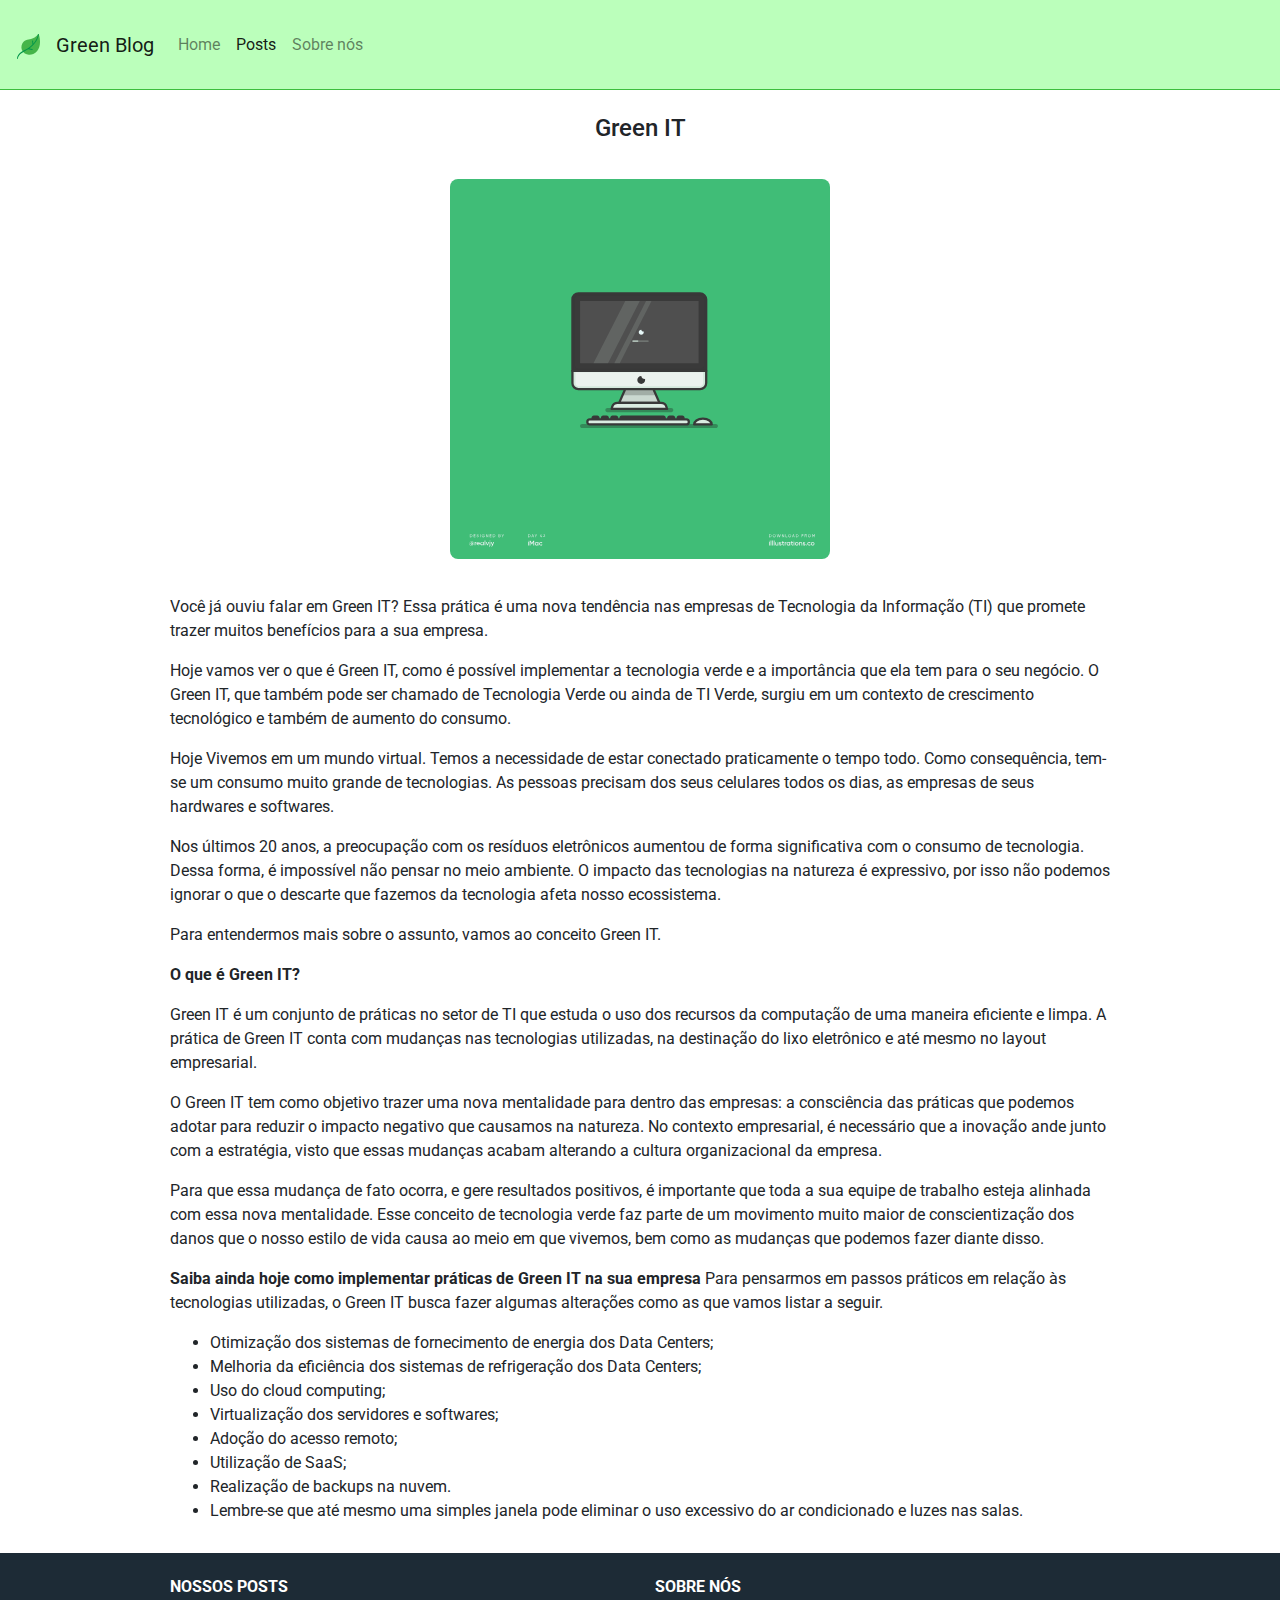
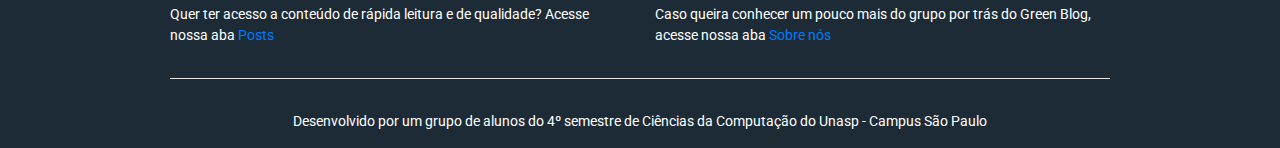
<file: Views/Posts/posts_04.html>
<!DOCTYPE html>
<html lang="pt">

<head>
  <meta charset="UTF-8">
  <meta name="viewport" content="width=device-width, initial-scale=1.0">
  <link href="https://fonts.googleapis.com/css2?family=Roboto&display=swap" rel="stylesheet">
  <link href="https://fonts.googleapis.com/css2?family=Roboto:wght@500&display=swap" rel="stylesheet">
  <link rel="stylesheet" href="https://maxcdn.bootstrapcdn.com/bootstrap/4.0.0/css/bootstrap.min.css"
    integrity="sha384-Gn5384xqQ1aoWXA+058RXPxPg6fy4IWvTNh0E263XmFcJlSAwiGgFAW/dAiS6JXm" crossorigin="anonymous">
  <link rel="stylesheet" href="../../Styles/global.css">
  <link rel="stylesheet" href="../../Styles/posts.css">

  <title>Green Blog</title>
</head>

<body>

  <nav class="navbar navbar-expand-lg navbar-light bg-primary-color nav-border">
    <a class="navbar-brand" href="../../index.html">
      <img style="margin-right: 10px;" src="../../Content/Icons/leaf.svg" alt="Leaf-icon" width="25px" height="25px">
      Green Blog
    </a>
    <button class="navbar-toggler" type="button" data-toggle="collapse" data-target="#navbarSupportedContent"
      aria-controls="navbarSupportedContent" aria-expanded="false" aria-label="Toggle navigation">
      <span class="navbar-toggler-icon"></span>
    </button>

    <div class="collapse navbar-collapse font-color" id="navbarSupportedContent">
      <ul class="navbar-nav">
        <li class="nav-item">
          <a class="nav-link" href="../../index.html">Home <span class="sr-only">(current)</span></a>
        </li>
        <li class="nav-item active">
          <a class="nav-link" href="./posts.html">Posts</a>
        </li>
        <li class="nav-item">
          <a class="nav-link" href="../Sobre/sobre.html">Sobre nós</a>
        </li>
      </ul>
    </div>
  </nav>

  <div class="container">
    <h4 style="margin-top: 24px;" class="text-center">
      Green IT
    </h4>

    <div class="text-center" style="margin: 36px 0;">
      <img class="card-img-top post-image" style="border-radius: 8px;" src="../../Content/Images/post-01.svg"
        alt="Card image cap">
    </div>

    <p>
      Você já ouviu falar em Green IT? Essa prática é uma nova tendência nas empresas de Tecnologia da Informação
      (TI) que promete trazer muitos benefícios para a sua empresa.
    </p>

    <p>
      Hoje vamos ver o que é Green IT, como é possível implementar a tecnologia verde e a importância que ela tem
      para o seu negócio.

      O Green IT, que também pode ser chamado de Tecnologia Verde ou ainda de TI Verde, surgiu em um contexto de
      crescimento tecnológico e também de aumento do consumo.
    </p>

    <p>
      Hoje Vivemos em um mundo virtual. Temos a necessidade de estar conectado praticamente o tempo todo.

      Como consequência, tem-se um consumo muito grande de tecnologias. As pessoas precisam dos seus celulares todos
      os dias, as empresas de seus hardwares e softwares.
    </p>

    <p>
      Nos últimos 20 anos, a preocupação com os resíduos eletrônicos aumentou de forma significativa com o consumo de
      tecnologia. Dessa forma, é impossível não pensar no meio ambiente.

      O impacto das tecnologias na natureza é expressivo, por isso não podemos ignorar o que o descarte que fazemos da
      tecnologia afeta nosso ecossistema.
    </p>

    <p>
      Para entendermos mais sobre o assunto, vamos ao conceito Green IT.
    </p>

    <p>
      <b> O que é Green IT?</b>
    </p>

    <p>
      Green IT é um conjunto de práticas no setor de TI que estuda o uso dos recursos da computação de uma maneira
      eficiente e limpa.

      A prática de Green IT conta com mudanças nas tecnologias utilizadas, na destinação do lixo eletrônico e até
      mesmo no layout empresarial.
    </p>

    <p>
      O Green IT tem como objetivo trazer uma nova mentalidade para dentro das empresas: a consciência das práticas
      que podemos adotar para reduzir o impacto negativo que causamos na natureza.

      No contexto empresarial, é necessário que a inovação ande junto com a estratégia, visto que essas mudanças
      acabam alterando a cultura organizacional da empresa.
    </p>

    <p>
      Para que essa mudança de fato ocorra, e gere resultados positivos, é importante que toda a sua equipe de
      trabalho esteja alinhada com essa nova mentalidade.

      Esse conceito de tecnologia verde faz parte de um movimento muito maior de conscientização dos danos que o nosso
      estilo de vida causa ao meio em que vivemos, bem como as mudanças que podemos fazer diante disso.
    </p>

    <p>
      <b> Saiba ainda hoje como implementar práticas de Green IT na sua empresa</b>

      Para pensarmos em passos práticos em relação às tecnologias utilizadas, o Green IT busca fazer algumas
      alterações como as que vamos listar a seguir.
    </p>

    <ul>
      <li>Otimização dos sistemas de fornecimento de energia dos Data Centers;</li>
      <li>Melhoria da eficiência dos sistemas de refrigeração dos Data Centers;</li>
      <li>Uso do cloud computing;</li>
      <li>Virtualização dos servidores e softwares;</li>
      <li>Adoção do acesso remoto;</li>
      <li>Utilização de SaaS;</li>
      <li>Realização de backups na nuvem.</li>
      <li>Lembre-se que até mesmo uma simples janela pode eliminar o uso excessivo do ar condicionado e luzes nas salas.
      </li>
    </ul>

  </div>

  <footer style="font-size: 14px;" class="page-footer font-small teal pt-4 footer-custom ">
    <div class="container text-center text-md-left">
      <div class="row">
        <div class="col-md-6 mt-md-0 mt-3">
          <h6 class="text-uppercase font-weight-bold">Nossos Posts</h6>
          <p>
            Quer ter acesso a conteúdo de rápida leitura e de qualidade? Acesse nossa aba <a
              href="./posts.html">Posts</a>
          </p>
        </div>
        <hr class="clearfix w-100 d-md-none pb-3">
        <div class="col-md-6 mb-md-0 mb-3">
          <h6 class="text-uppercase font-weight-bold">Sobre nós</h6>
          <p>
            Caso queira conhecer um pouco mais do grupo por trás do Green Blog, acesse nossa aba <a
              href="../Sobre/sobre.html">Sobre
              nós</a>
          </p>
        </div>
      </div>
      <hr style="background-color: white;">
      <div class="footer-copyright text-center py-3">
        Desenvolvido por um grupo de alunos do 4º semestre de Ciências da Computação do Unasp - Campus São Paulo
      </div>
    </div>
  </footer>

  <script src="https://code.jquery.com/jquery-3.2.1.slim.min.js"
    integrity="sha384-KJ3o2DKtIkvYIK3UENzmM7KCkRr/rE9/Qpg6aAZGJwFDMVNA/GpGFF93hXpG5KkN"
    crossorigin="anonymous"></script>
  <script src="https://cdnjs.cloudflare.com/ajax/libs/popper.js/1.12.9/umd/popper.min.js"
    integrity="sha384-ApNbgh9B+Y1QKtv3Rn7W3mgPxhU9K/ScQsAP7hUibX39j7fakFPskvXusvfa0b4Q"
    crossorigin="anonymous"></script>
  <script src="https://maxcdn.bootstrapcdn.com/bootstrap/4.0.0/js/bootstrap.min.js"
    integrity="sha384-JZR6Spejh4U02d8jOt6vLEHfe/JQGiRRSQQxSfFWpi1MquVdAyjUar5+76PVCmYl"
    crossorigin="anonymous"></script>
</body>

</html>
</file>
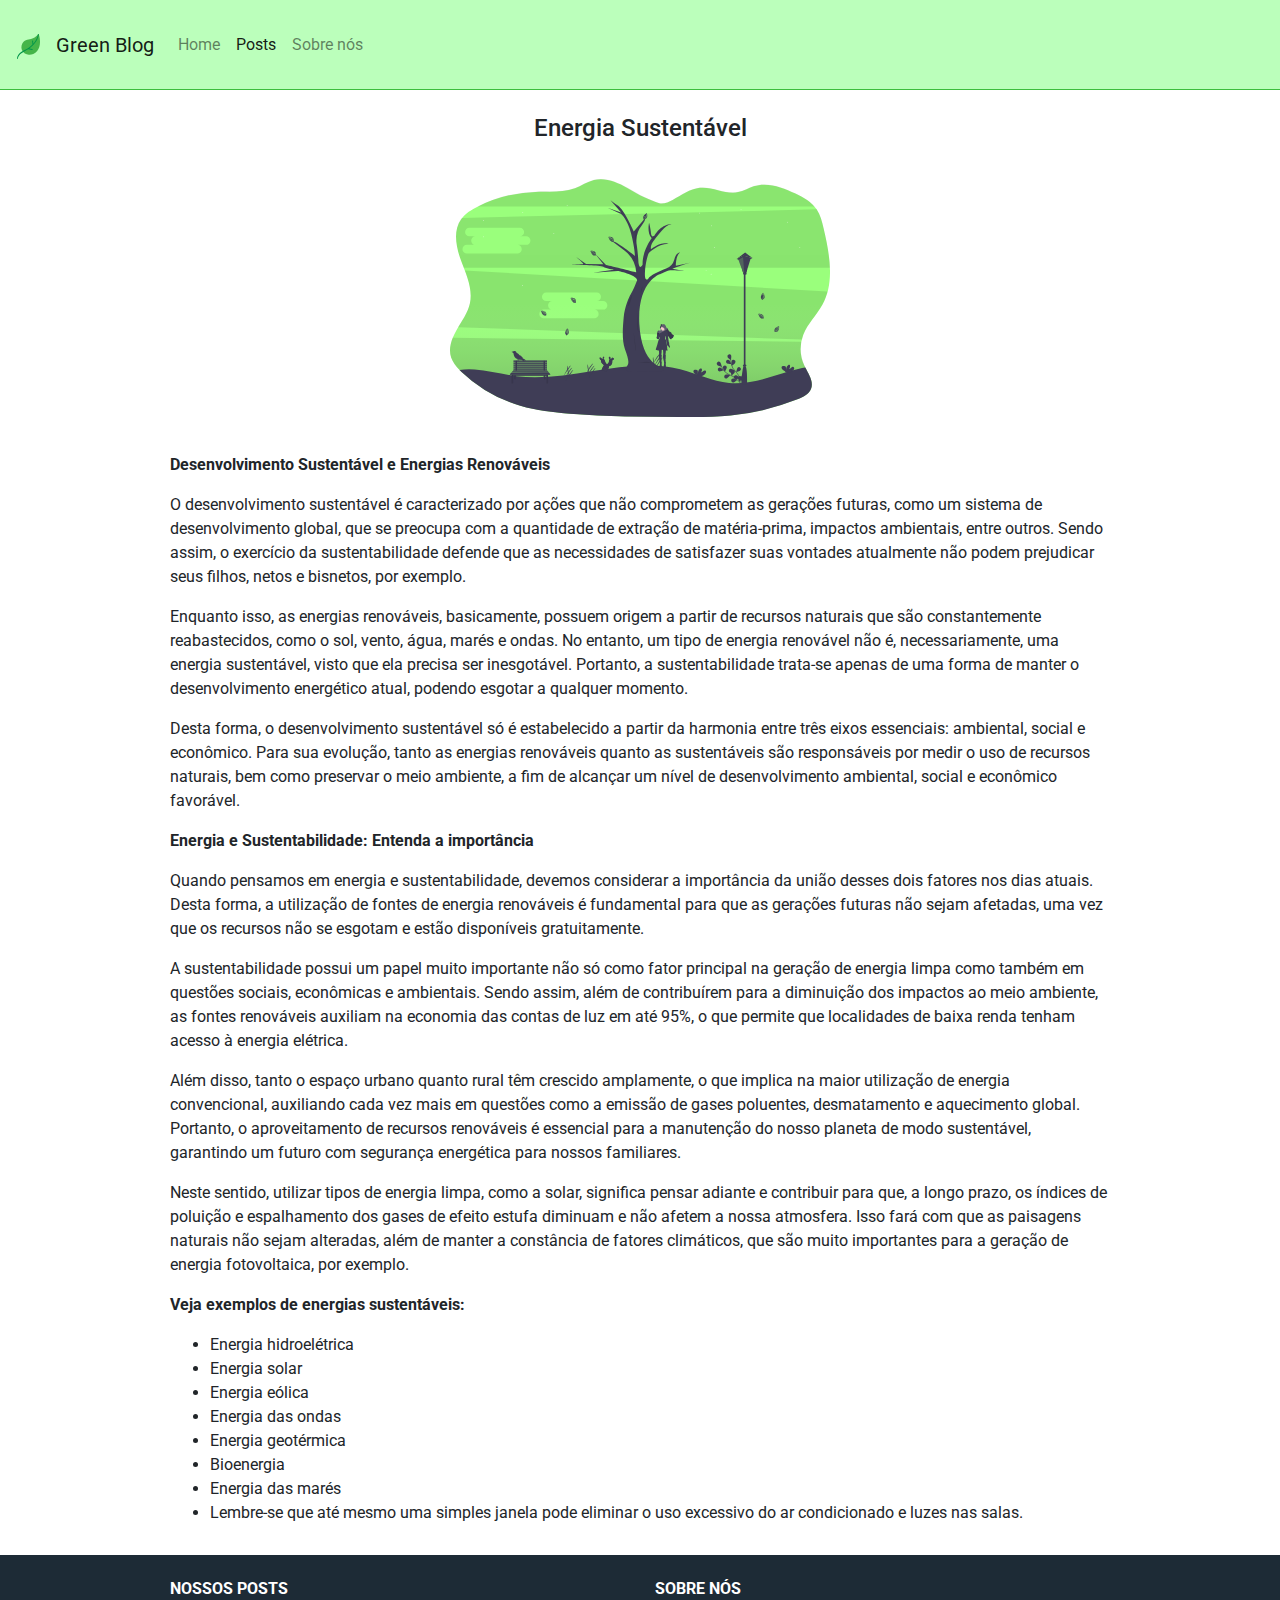
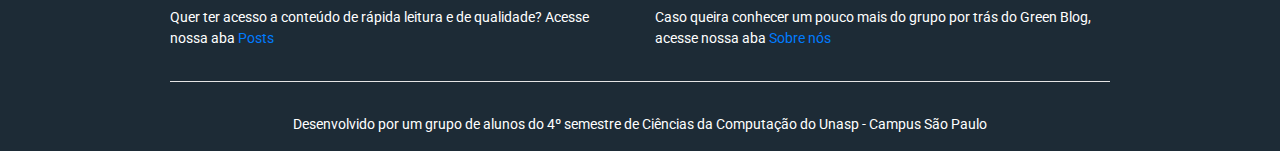
<file: Views/Posts/posts_05.html>
<!DOCTYPE html>
<html lang="pt">

<head>
  <meta charset="UTF-8">
  <meta name="viewport" content="width=device-width, initial-scale=1.0">
  <link href="https://fonts.googleapis.com/css2?family=Roboto&display=swap" rel="stylesheet">
  <link href="https://fonts.googleapis.com/css2?family=Roboto:wght@500&display=swap" rel="stylesheet">
  <link rel="stylesheet" href="https://maxcdn.bootstrapcdn.com/bootstrap/4.0.0/css/bootstrap.min.css"
    integrity="sha384-Gn5384xqQ1aoWXA+058RXPxPg6fy4IWvTNh0E263XmFcJlSAwiGgFAW/dAiS6JXm" crossorigin="anonymous">
  <link rel="stylesheet" href="../../Styles/global.css">
  <link rel="stylesheet" href="../../Styles/posts.css">

  <title>Green Blog</title>
</head>

<body>

  <nav class="navbar navbar-expand-lg navbar-light bg-primary-color nav-border">
    <a class="navbar-brand" href="../../index.html">
      <img style="margin-right: 10px;" src="../../Content/Icons/leaf.svg" alt="Leaf-icon" width="25px" height="25px">
      Green Blog
    </a>
    <button class="navbar-toggler" type="button" data-toggle="collapse" data-target="#navbarSupportedContent"
      aria-controls="navbarSupportedContent" aria-expanded="false" aria-label="Toggle navigation">
      <span class="navbar-toggler-icon"></span>
    </button>

    <div class="collapse navbar-collapse font-color" id="navbarSupportedContent">
      <ul class="navbar-nav">
        <li class="nav-item">
          <a class="nav-link" href="../../index.html">Home <span class="sr-only">(current)</span></a>
        </li>
        <li class="nav-item active">
          <a class="nav-link" href="./posts.html">Posts</a>
        </li>
        <li class="nav-item">
          <a class="nav-link" href="../Sobre/sobre.html">Sobre nós</a>
        </li>
      </ul>
    </div>
  </nav>

  <div class="container">
    <h4 style="margin-top: 24px;" class="text-center">
      Energia Sustentável
    </h4>

    <div class="text-center" style="margin: 36px 0;">
      <img class="card-img-top post-image" src="../../Content/Images/post-02.svg" alt="Card image cap">
    </div>

    <p>
      <b> Desenvolvimento Sustentável e Energias Renováveis</b>
    </p>

    <p>
      O desenvolvimento sustentável é caracterizado por ações que não comprometem as gerações futuras, como um
      sistema de desenvolvimento global, que se preocupa com a quantidade de extração de matéria-prima, impactos
      ambientais, entre outros. Sendo assim, o exercício da sustentabilidade defende que as necessidades de
      satisfazer suas vontades atualmente não podem prejudicar seus filhos, netos e bisnetos, por exemplo.
    </p>

    <p>
      Enquanto isso, as energias renováveis, basicamente, possuem origem a partir de recursos naturais que são
      constantemente reabastecidos, como o sol, vento, água, marés e ondas. No entanto, um tipo de energia
      renovável não é, necessariamente, uma energia sustentável, visto que ela precisa ser inesgotável. Portanto,
      a sustentabilidade trata-se apenas de uma forma de manter o desenvolvimento energético atual, podendo
      esgotar a qualquer momento.
    </p>

    <p>
      Desta forma, o desenvolvimento sustentável só é estabelecido a partir da harmonia entre três eixos
      essenciais: ambiental, social e econômico. Para sua evolução, tanto as energias renováveis quanto as
      sustentáveis são responsáveis por medir o uso de recursos naturais, bem como preservar o meio ambiente, a
      fim de alcançar um nível de desenvolvimento ambiental, social e econômico favorável.
    </p>

    <p>
      <b> Energia e Sustentabilidade: Entenda a importância</b>
    </p>

    <p>
      Quando pensamos em energia e sustentabilidade, devemos considerar a importância da união desses dois fatores nos
      dias atuais. Desta forma, a utilização de fontes de energia renováveis é fundamental para que as gerações
      futuras não sejam afetadas, uma vez que os recursos não se esgotam e estão disponíveis gratuitamente.
    </p>

    <p>
      A sustentabilidade possui um papel muito importante não só como fator principal na geração de energia limpa como
      também em questões sociais, econômicas e ambientais. Sendo assim, além de contribuírem para a diminuição dos
      impactos ao meio ambiente, as fontes renováveis auxiliam na economia das contas de luz em até 95%, o que permite
      que localidades de baixa renda tenham acesso à energia elétrica.
    </p>

    <p>
      Além disso, tanto o espaço urbano quanto rural têm crescido amplamente, o que implica na maior utilização de
      energia convencional, auxiliando cada vez mais em questões como a emissão de gases poluentes, desmatamento e
      aquecimento global. Portanto, o aproveitamento de recursos renováveis é essencial para a manutenção do nosso
      planeta de modo sustentável, garantindo um futuro com segurança energética para nossos familiares.
    </p>

    <p>
      Neste sentido, utilizar tipos de energia limpa, como a solar, significa pensar adiante e contribuir para que, a
      longo prazo, os índices de poluição e espalhamento dos gases de efeito estufa diminuam e não afetem a nossa
      atmosfera. Isso fará com que as paisagens naturais não sejam alteradas, além de manter a constância de fatores
      climáticos, que são muito importantes para a geração de energia fotovoltaica, por exemplo.
    </p>


    <p>
      <b>
        Veja exemplos de energias sustentáveis:
      </b>
    </p>

    <ul>
      <li>Energia hidroelétrica</li>
      <li>Energia solar</li>
      <li>Energia eólica</li>
      <li>Energia das ondas</li>
      <li>Energia geotérmica</li>
      <li>Bioenergia</li>
      <li>Energia das marés</li>
      <li>Lembre-se que até mesmo uma simples janela pode eliminar o uso excessivo do ar condicionado e luzes nas
        salas.
      </li>
    </ul>

  </div>

  <footer style="font-size: 14px;" class="page-footer font-small teal pt-4 footer-custom ">
    <div class="container text-center text-md-left">
      <div class="row">
        <div class="col-md-6 mt-md-0 mt-3">
          <h6 class="text-uppercase font-weight-bold">Nossos Posts</h6>
          <p>
            Quer ter acesso a conteúdo de rápida leitura e de qualidade? Acesse nossa aba <a
              href="./posts.html">Posts</a>
          </p>
        </div>
        <hr class="clearfix w-100 d-md-none pb-3">
        <div class="col-md-6 mb-md-0 mb-3">
          <h6 class="text-uppercase font-weight-bold">Sobre nós</h6>
          <p>
            Caso queira conhecer um pouco mais do grupo por trás do Green Blog, acesse nossa aba <a
              href="../Sobre/sobre.html">Sobre
              nós</a>
          </p>
        </div>
      </div>
      <hr style="background-color: white;">
      <div class="footer-copyright text-center py-3">
        Desenvolvido por um grupo de alunos do 4º semestre de Ciências da Computação do Unasp - Campus São Paulo
      </div>
    </div>
  </footer>

  <script src="https://code.jquery.com/jquery-3.2.1.slim.min.js"
    integrity="sha384-KJ3o2DKtIkvYIK3UENzmM7KCkRr/rE9/Qpg6aAZGJwFDMVNA/GpGFF93hXpG5KkN"
    crossorigin="anonymous"></script>
  <script src="https://cdnjs.cloudflare.com/ajax/libs/popper.js/1.12.9/umd/popper.min.js"
    integrity="sha384-ApNbgh9B+Y1QKtv3Rn7W3mgPxhU9K/ScQsAP7hUibX39j7fakFPskvXusvfa0b4Q"
    crossorigin="anonymous"></script>
  <script src="https://maxcdn.bootstrapcdn.com/bootstrap/4.0.0/js/bootstrap.min.js"
    integrity="sha384-JZR6Spejh4U02d8jOt6vLEHfe/JQGiRRSQQxSfFWpi1MquVdAyjUar5+76PVCmYl"
    crossorigin="anonymous"></script>
</body>

</html>
</file>
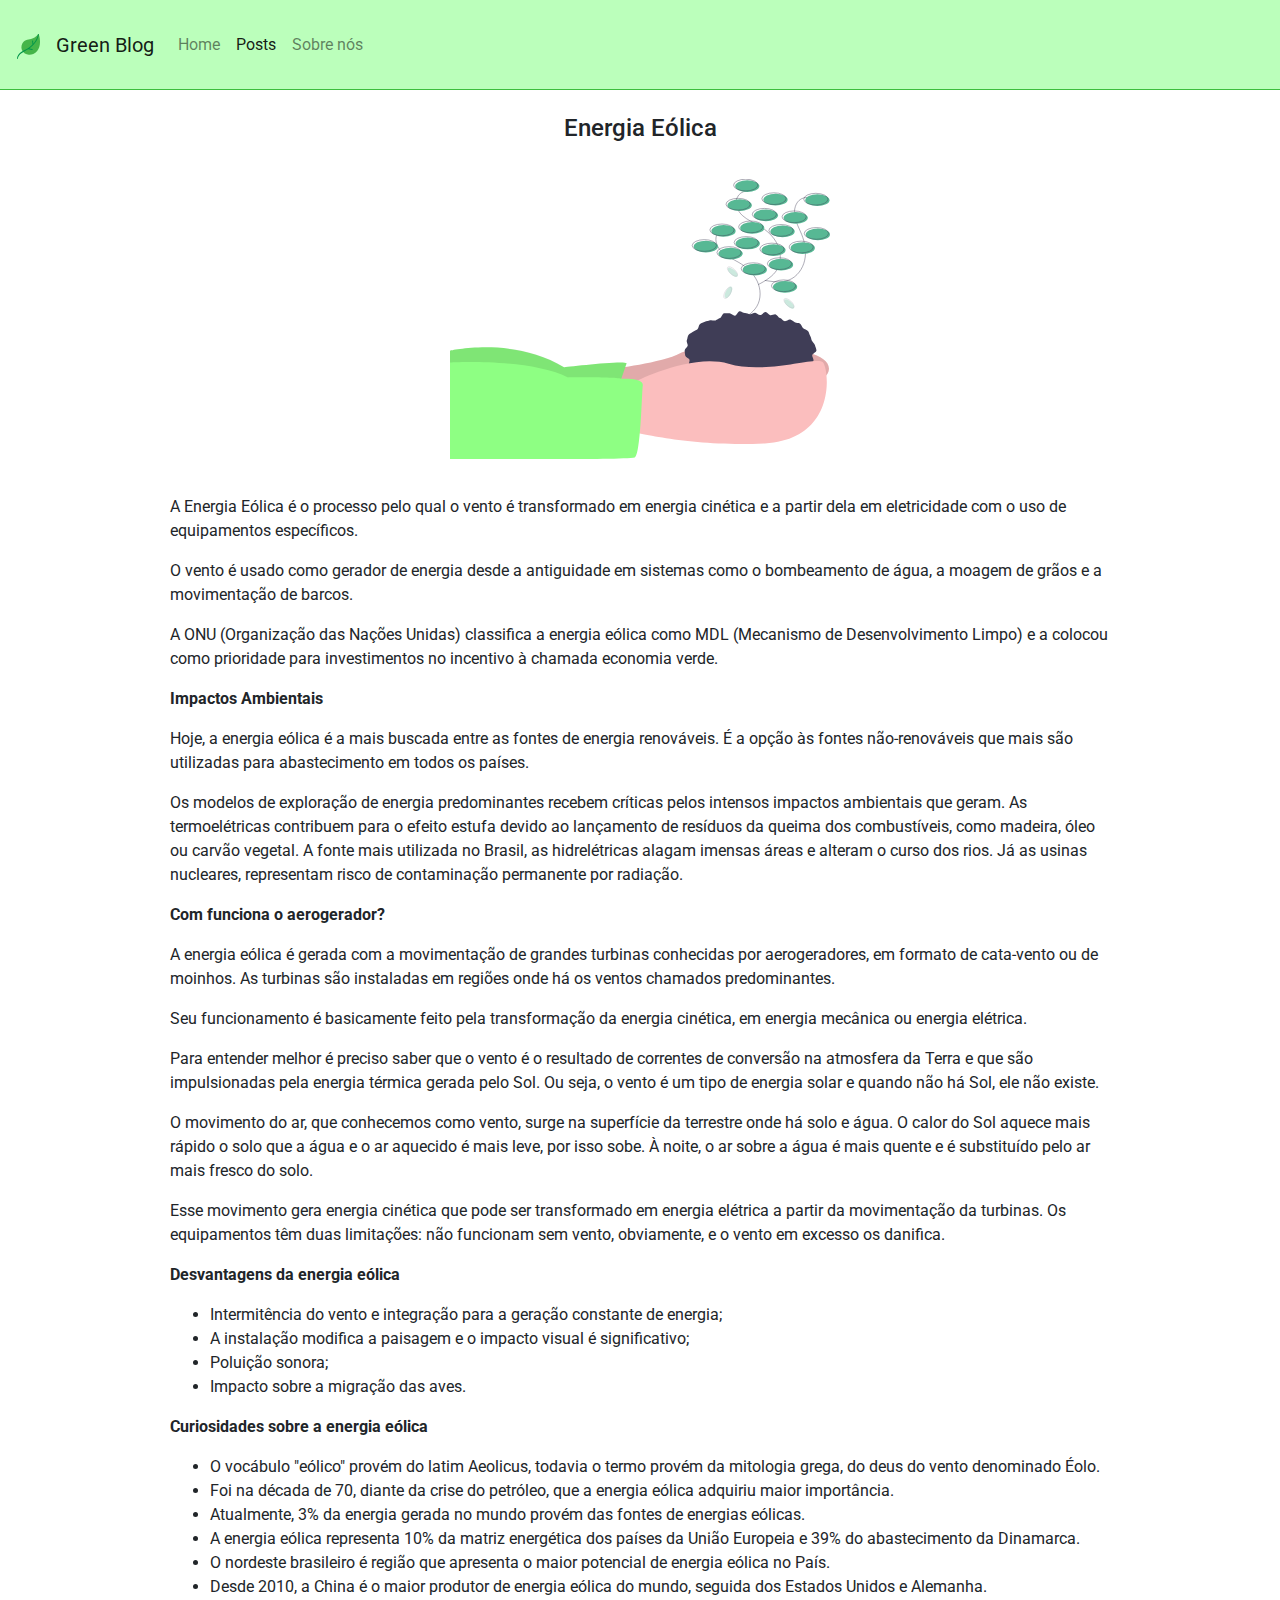
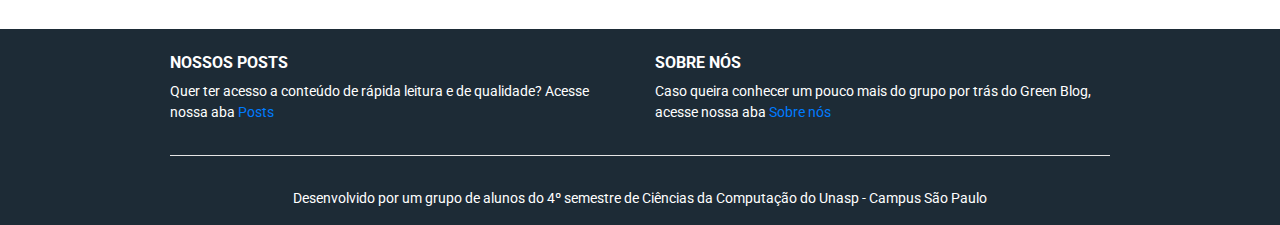
<file: Views/Posts/posts_06.html>
<!DOCTYPE html>
<html lang="pt">

<head>
  <meta charset="UTF-8">
  <meta name="viewport" content="width=device-width, initial-scale=1.0">
  <link href="https://fonts.googleapis.com/css2?family=Roboto&display=swap" rel="stylesheet">
  <link href="https://fonts.googleapis.com/css2?family=Roboto:wght@500&display=swap" rel="stylesheet">
  <link rel="stylesheet" href="https://maxcdn.bootstrapcdn.com/bootstrap/4.0.0/css/bootstrap.min.css"
    integrity="sha384-Gn5384xqQ1aoWXA+058RXPxPg6fy4IWvTNh0E263XmFcJlSAwiGgFAW/dAiS6JXm" crossorigin="anonymous">
  <link rel="stylesheet" href="../../Styles/global.css">
  <link rel="stylesheet" href="../../Styles/posts.css">

  <title>Green Blog</title>
</head>

<body>

  <nav class="navbar navbar-expand-lg navbar-light bg-primary-color nav-border">
    <a class="navbar-brand" href="../../index.html">
      <img style="margin-right: 10px;" src="../../Content/Icons/leaf.svg" alt="Leaf-icon" width="25px" height="25px">
      Green Blog
    </a>
    <button class="navbar-toggler" type="button" data-toggle="collapse" data-target="#navbarSupportedContent"
      aria-controls="navbarSupportedContent" aria-expanded="false" aria-label="Toggle navigation">
      <span class="navbar-toggler-icon"></span>
    </button>

    <div class="collapse navbar-collapse font-color" id="navbarSupportedContent">
      <ul class="navbar-nav">
        <li class="nav-item">
          <a class="nav-link" href="../../index.html">Home <span class="sr-only">(current)</span></a>
        </li>
        <li class="nav-item active">
          <a class="nav-link" href="./posts.html">Posts</a>
        </li>
        <li class="nav-item">
          <a class="nav-link" href="../Sobre/sobre.html">Sobre nós</a>
        </li>
      </ul>
    </div>
  </nav>

  <div class="container">
    <h4 style="margin-top: 24px;" class="text-center">
      Energia Eólica
    </h4>

    <div class="text-center" style="margin: 36px 0;">
      <img class="card-img-top post-image" src="../../Content/Images/post-03.svg" alt="Card image cap">
    </div>

    <p>
      A Energia Eólica é o processo pelo qual o vento é transformado em energia cinética e a partir dela em eletricidade
      com o uso de equipamentos específicos.
    </p>

    <p>
      O vento é usado como gerador de energia desde a antiguidade em sistemas como o bombeamento de água, a moagem de
      grãos e a movimentação de barcos.
    </p>

    <p>
      A ONU (Organização das Nações Unidas) classifica a energia eólica como MDL (Mecanismo de Desenvolvimento Limpo) e
      a colocou como prioridade para investimentos no incentivo à chamada economia verde.
    </p>

    <p>
      <b>
        Impactos Ambientais
      </b>
    </p>

    <p>
      Hoje, a energia eólica é a mais buscada entre as fontes de energia renováveis. É a opção às fontes não-renováveis
      que mais são utilizadas para abastecimento em todos os países.
    </p>

    <p>
      Os modelos de exploração de energia predominantes recebem críticas pelos intensos impactos ambientais que geram.

      As termoelétricas contribuem para o efeito estufa devido ao lançamento de resíduos da queima dos combustíveis,
      como madeira, óleo ou carvão vegetal.

      A fonte mais utilizada no Brasil, as hidrelétricas alagam imensas áreas e alteram o curso dos rios. Já as usinas
      nucleares, representam risco de contaminação permanente por radiação.
    </p>

    <p>
      <b>
        Com funciona o aerogerador?
      </b>
    </p>

    <p>
      A energia eólica é gerada com a movimentação de grandes turbinas conhecidas por aerogeradores, em formato de cata-vento ou de moinhos. As turbinas são instaladas em regiões onde há os ventos chamados predominantes.
    </p>

    <p>
      Seu funcionamento é basicamente feito pela transformação da energia cinética, em energia mecânica ou energia elétrica.
    </p>

    <p>
      Para entender melhor é preciso saber que o vento é o resultado de correntes de conversão na atmosfera da Terra e que são impulsionadas pela energia térmica gerada pelo Sol. Ou seja, o vento é um tipo de energia solar e quando não há Sol, ele não existe.
    </p>

    <p>
      O movimento do ar, que conhecemos como vento, surge na superfície da terrestre onde há solo e água. O calor do Sol aquece mais rápido o solo que a água e o ar aquecido é mais leve, por isso sobe. À noite, o ar sobre a água é mais quente e é substituído pelo ar mais fresco do solo.
    </p>

    <p>
      Esse movimento gera energia cinética que pode ser transformado em energia elétrica a partir da movimentação da turbinas. Os equipamentos têm duas limitações: não funcionam sem vento, obviamente, e o vento em excesso os danifica.
    </p>

    <p><b>
      Desvantagens da energia eólica
    </b></p>

    <ul>
      <li>Intermitência do vento e integração para a geração constante de energia;</li>
      <li>A instalação modifica a paisagem e o impacto visual é significativo;</li>
      <li>Poluição sonora;</li>
      <li>Impacto sobre a migração das aves.</li>
    </ul>

    <p><b>
      Curiosidades sobre a energia eólica
    </b></p>

    <ul>
      <li>O vocábulo "eólico" provém do latim Aeolicus, todavia o termo provém da mitologia grega, do deus do vento denominado Éolo.</li>
      <li>Foi na década de 70, diante da crise do petróleo, que a energia eólica adquiriu maior importância.</li>
      <li>Atualmente, 3% da energia gerada no mundo provém das fontes de energias eólicas.</li>
      <li>A energia eólica representa 10% da matriz energética dos países da União Europeia e 39% do abastecimento da Dinamarca.</li>
      <li>O nordeste brasileiro é região que apresenta o maior potencial de energia eólica no País.</li>
      <li>Desde 2010, a China é o maior produtor de energia eólica do mundo, seguida dos Estados Unidos e Alemanha.</li>
    </ul>

  </div>

  <footer style="font-size: 14px;" class="page-footer font-small teal pt-4 footer-custom ">
    <div class="container text-center text-md-left">
      <div class="row">
        <div class="col-md-6 mt-md-0 mt-3">
          <h6 class="text-uppercase font-weight-bold">Nossos Posts</h6>
          <p>
            Quer ter acesso a conteúdo de rápida leitura e de qualidade? Acesse nossa aba <a
              href="./posts.html">Posts</a>
          </p>
        </div>
        <hr class="clearfix w-100 d-md-none pb-3">
        <div class="col-md-6 mb-md-0 mb-3">
          <h6 class="text-uppercase font-weight-bold">Sobre nós</h6>
          <p>
            Caso queira conhecer um pouco mais do grupo por trás do Green Blog, acesse nossa aba <a
              href="../Sobre/sobre.html">Sobre
              nós</a>
          </p>
        </div>
      </div>
      <hr style="background-color: white;">
      <div class="footer-copyright text-center py-3">
        Desenvolvido por um grupo de alunos do 4º semestre de Ciências da Computação do Unasp - Campus São Paulo
      </div>
    </div>
  </footer>

  <script src="https://code.jquery.com/jquery-3.2.1.slim.min.js"
    integrity="sha384-KJ3o2DKtIkvYIK3UENzmM7KCkRr/rE9/Qpg6aAZGJwFDMVNA/GpGFF93hXpG5KkN"
    crossorigin="anonymous"></script>
  <script src="https://cdnjs.cloudflare.com/ajax/libs/popper.js/1.12.9/umd/popper.min.js"
    integrity="sha384-ApNbgh9B+Y1QKtv3Rn7W3mgPxhU9K/ScQsAP7hUibX39j7fakFPskvXusvfa0b4Q"
    crossorigin="anonymous"></script>
  <script src="https://maxcdn.bootstrapcdn.com/bootstrap/4.0.0/js/bootstrap.min.js"
    integrity="sha384-JZR6Spejh4U02d8jOt6vLEHfe/JQGiRRSQQxSfFWpi1MquVdAyjUar5+76PVCmYl"
    crossorigin="anonymous"></script>
</body>

</html>
</file>
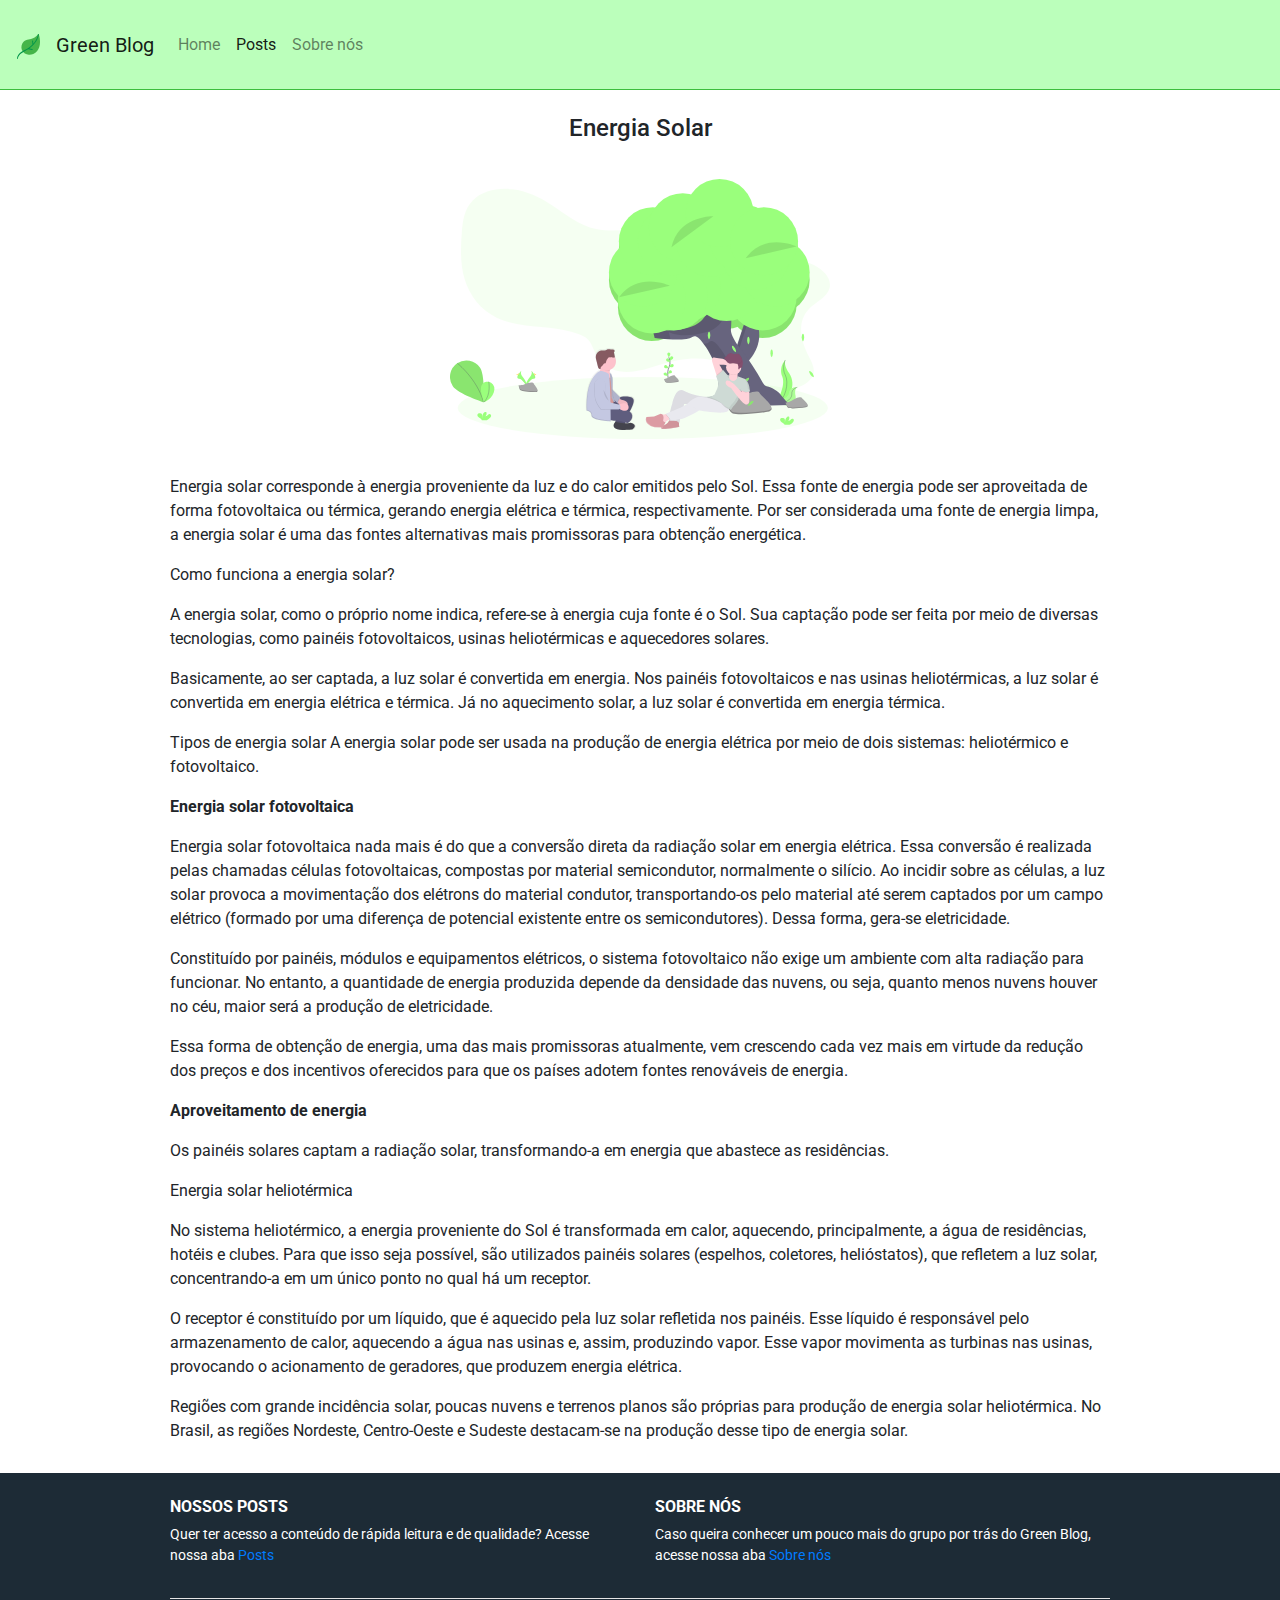
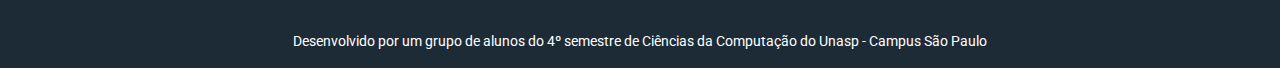
<file: Views/Posts/posts_07.html>
<!DOCTYPE html>
<html lang="pt">

<head>
  <meta charset="UTF-8">
  <meta name="viewport" content="width=device-width, initial-scale=1.0">
  <link href="https://fonts.googleapis.com/css2?family=Roboto&display=swap" rel="stylesheet">
  <link href="https://fonts.googleapis.com/css2?family=Roboto:wght@500&display=swap" rel="stylesheet">
  <link rel="stylesheet" href="https://maxcdn.bootstrapcdn.com/bootstrap/4.0.0/css/bootstrap.min.css"
    integrity="sha384-Gn5384xqQ1aoWXA+058RXPxPg6fy4IWvTNh0E263XmFcJlSAwiGgFAW/dAiS6JXm" crossorigin="anonymous">
  <link rel="stylesheet" href="../../Styles/global.css">
  <link rel="stylesheet" href="../../Styles/posts.css">

  <title>Green Blog</title>
</head>

<body>

  <nav class="navbar navbar-expand-lg navbar-light bg-primary-color nav-border">
    <a class="navbar-brand" href="../../index.html">
      <img style="margin-right: 10px;" src="../../Content/Icons/leaf.svg" alt="Leaf-icon" width="25px" height="25px">
      Green Blog
    </a>
    <button class="navbar-toggler" type="button" data-toggle="collapse" data-target="#navbarSupportedContent"
      aria-controls="navbarSupportedContent" aria-expanded="false" aria-label="Toggle navigation">
      <span class="navbar-toggler-icon"></span>
    </button>

    <div class="collapse navbar-collapse font-color" id="navbarSupportedContent">
      <ul class="navbar-nav">
        <li class="nav-item">
          <a class="nav-link" href="../../index.html">Home <span class="sr-only">(current)</span></a>
        </li>
        <li class="nav-item active">
          <a class="nav-link" href="./posts.html">Posts</a>
        </li>
        <li class="nav-item">
          <a class="nav-link" href="../Sobre/sobre.html">Sobre nós</a>
        </li>
      </ul>
    </div>
  </nav>

  <div class="container">
    <h4 style="margin-top: 24px;" class="text-center">
      Energia Solar
    </h4>

    <div class="text-center" style="margin: 36px 0;">
      <img class="card-img-top post-image" src="../../Content/Images/post-04.svg" alt="Card image cap">
    </div>

    <p>
      Energia solar corresponde à energia proveniente da luz e do calor emitidos pelo Sol. Essa fonte de energia pode
      ser
      aproveitada de forma fotovoltaica ou térmica, gerando energia elétrica e térmica, respectivamente. Por ser
      considerada uma fonte de energia limpa, a energia solar é uma das fontes alternativas mais promissoras para
      obtenção
      energética.
    </p>

    <p>
      Como funciona a energia solar?
    </p>

    <p>
      A energia solar, como o próprio nome indica, refere-se à energia cuja fonte é o Sol. Sua captação pode ser feita
      por
      meio de diversas tecnologias, como painéis fotovoltaicos, usinas heliotérmicas e aquecedores solares.
    </p>

    <p>
      Basicamente, ao ser captada, a luz solar é convertida em energia. Nos painéis fotovoltaicos e nas usinas
      heliotérmicas, a luz solar é convertida em energia elétrica e térmica. Já no aquecimento solar, a luz solar é
      convertida em energia térmica.
    </p>

    <p>
      Tipos de energia solar
      A energia solar pode ser usada na produção de energia elétrica por meio de dois sistemas: heliotérmico e
      fotovoltaico.
    </p>

    <p>
      <b>
        Energia solar fotovoltaica
      </b>
    </p>

    <p>
      Energia solar fotovoltaica nada mais é do que a conversão direta da radiação solar em energia elétrica. Essa
      conversão é realizada pelas chamadas células fotovoltaicas, compostas por material semicondutor, normalmente o
      silício. Ao incidir sobre as células, a luz solar provoca a movimentação dos elétrons do material condutor,
      transportando-os pelo material até serem captados por um campo elétrico (formado por uma diferença de potencial
      existente entre os semicondutores). Dessa forma, gera-se eletricidade.
    </p>

    <p>
      Constituído por painéis, módulos e equipamentos elétricos, o sistema fotovoltaico não exige um ambiente com alta
      radiação para funcionar. No entanto, a quantidade de energia produzida depende da densidade das nuvens, ou seja,
      quanto menos nuvens houver no céu, maior será a produção de eletricidade.
    </p>

    <p>
      Essa forma de obtenção de energia, uma das mais promissoras atualmente, vem crescendo cada vez mais em virtude da
      redução dos preços e dos incentivos oferecidos para que os países adotem fontes renováveis de energia.
    </p>

    <p>
      <b>
        Aproveitamento de energia
      </b>
    </p>

    <p>
      Os painéis solares captam a radiação solar, transformando-a em energia que abastece as residências.
    </p>

    <p>
      Energia solar heliotérmica
    </p>

    <p>
      No sistema heliotérmico, a energia proveniente do Sol é transformada em calor, aquecendo, principalmente, a água
      de
      residências, hotéis e clubes. Para que isso seja possível, são utilizados painéis solares (espelhos, coletores,
      helióstatos), que refletem a luz solar, concentrando-a em um único ponto no qual há um receptor.
    </p>

    <p>
      O receptor é constituído por um líquido, que é aquecido pela luz solar refletida nos painéis. Esse líquido é
      responsável pelo armazenamento de calor, aquecendo a água nas usinas e, assim, produzindo vapor. Esse vapor
      movimenta as turbinas nas usinas, provocando o acionamento de geradores, que produzem energia elétrica.
    </p>

    <p>
      Regiões com grande incidência solar, poucas nuvens e terrenos planos são próprias para produção de energia solar
      heliotérmica. No Brasil, as regiões Nordeste, Centro-Oeste e Sudeste destacam-se na produção desse tipo de energia
      solar.
    </p>

  </div>

  <footer style="font-size: 14px;" class="page-footer font-small teal pt-4 footer-custom ">
    <div class="container text-center text-md-left">
      <div class="row">
        <div class="col-md-6 mt-md-0 mt-3">
          <h6 class="text-uppercase font-weight-bold">Nossos Posts</h6>
          <p>
            Quer ter acesso a conteúdo de rápida leitura e de qualidade? Acesse nossa aba <a
              href="./posts.html">Posts</a>
          </p>
        </div>
        <hr class="clearfix w-100 d-md-none pb-3">
        <div class="col-md-6 mb-md-0 mb-3">
          <h6 class="text-uppercase font-weight-bold">Sobre nós</h6>
          <p>
            Caso queira conhecer um pouco mais do grupo por trás do Green Blog, acesse nossa aba <a
              href="../Sobre/sobre.html">Sobre
              nós</a>
          </p>
        </div>
      </div>
      <hr style="background-color: white;">
      <div class="footer-copyright text-center py-3">
        Desenvolvido por um grupo de alunos do 4º semestre de Ciências da Computação do Unasp - Campus São Paulo
      </div>
    </div>
  </footer>

  <script src="https://code.jquery.com/jquery-3.2.1.slim.min.js"
    integrity="sha384-KJ3o2DKtIkvYIK3UENzmM7KCkRr/rE9/Qpg6aAZGJwFDMVNA/GpGFF93hXpG5KkN"
    crossorigin="anonymous"></script>
  <script src="https://cdnjs.cloudflare.com/ajax/libs/popper.js/1.12.9/umd/popper.min.js"
    integrity="sha384-ApNbgh9B+Y1QKtv3Rn7W3mgPxhU9K/ScQsAP7hUibX39j7fakFPskvXusvfa0b4Q"
    crossorigin="anonymous"></script>
  <script src="https://maxcdn.bootstrapcdn.com/bootstrap/4.0.0/js/bootstrap.min.js"
    integrity="sha384-JZR6Spejh4U02d8jOt6vLEHfe/JQGiRRSQQxSfFWpi1MquVdAyjUar5+76PVCmYl"
    crossorigin="anonymous"></script>
</body>

</html>
</file>
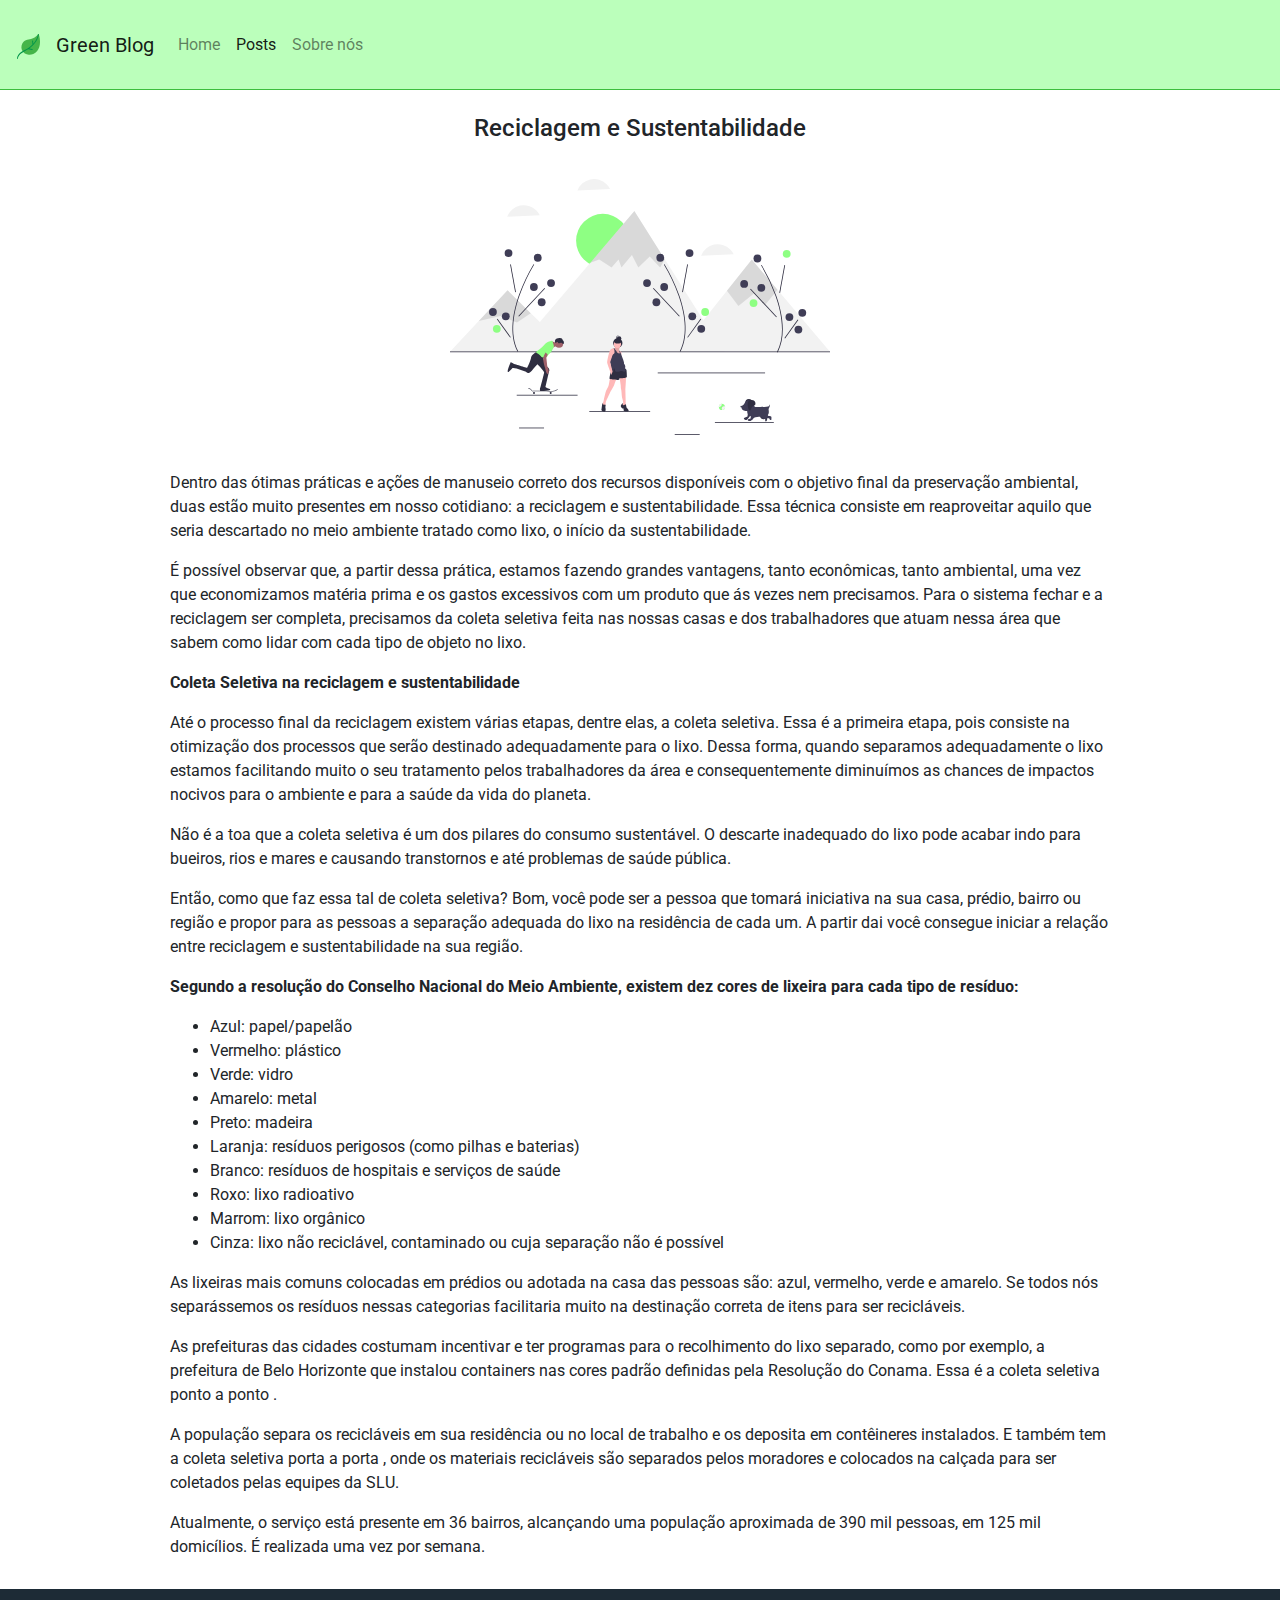
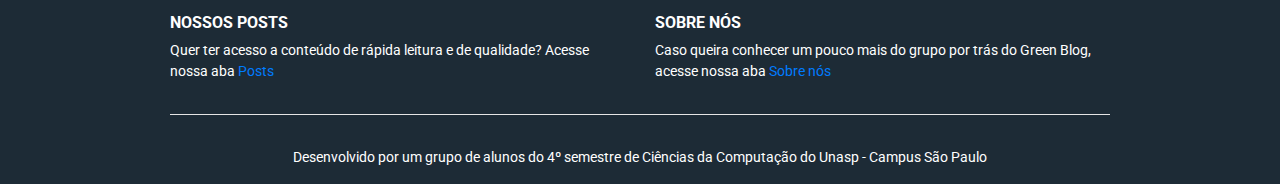
<file: Views/Posts/posts_08.html>
<!DOCTYPE html>
<html lang="pt">

<head>
  <meta charset="UTF-8">
  <meta name="viewport" content="width=device-width, initial-scale=1.0">
  <link href="https://fonts.googleapis.com/css2?family=Roboto&display=swap" rel="stylesheet">
  <link href="https://fonts.googleapis.com/css2?family=Roboto:wght@500&display=swap" rel="stylesheet">
  <link rel="stylesheet" href="https://maxcdn.bootstrapcdn.com/bootstrap/4.0.0/css/bootstrap.min.css"
    integrity="sha384-Gn5384xqQ1aoWXA+058RXPxPg6fy4IWvTNh0E263XmFcJlSAwiGgFAW/dAiS6JXm" crossorigin="anonymous">
  <link rel="stylesheet" href="../../Styles/global.css">
  <link rel="stylesheet" href="../../Styles/posts.css">

  <title>Green Blog</title>
</head>

<body>

  <nav class="navbar navbar-expand-lg navbar-light bg-primary-color nav-border">
    <a class="navbar-brand" href="../../index.html">
      <img style="margin-right: 10px;" src="../../Content/Icons/leaf.svg" alt="Leaf-icon" width="25px" height="25px">
      Green Blog
    </a>
    <button class="navbar-toggler" type="button" data-toggle="collapse" data-target="#navbarSupportedContent"
      aria-controls="navbarSupportedContent" aria-expanded="false" aria-label="Toggle navigation">
      <span class="navbar-toggler-icon"></span>
    </button>

    <div class="collapse navbar-collapse font-color" id="navbarSupportedContent">
      <ul class="navbar-nav">
        <li class="nav-item">
          <a class="nav-link" href="../../index.html">Home <span class="sr-only">(current)</span></a>
        </li>
        <li class="nav-item active">
          <a class="nav-link" href="./posts.html">Posts</a>
        </li>
        <li class="nav-item">
          <a class="nav-link" href="../Sobre/sobre.html">Sobre nós</a>
        </li>
      </ul>
    </div>
  </nav>

  <div class="container">
    <h4 style="margin-top: 24px;" class="text-center">
      Reciclagem e Sustentabilidade
    </h4>

    <div class="text-center" style="margin: 36px 0;">
      <img class="card-img-top post-image" src="../../Content/Images/post-05.svg" alt="Card image cap">
    </div>

    <p>
      Dentro das ótimas práticas e ações de manuseio correto dos recursos disponíveis com o objetivo final da
      preservação
      ambiental, duas estão muito presentes em nosso cotidiano: a reciclagem e sustentabilidade.

      Essa técnica consiste em reaproveitar aquilo que seria descartado no meio ambiente tratado como lixo, o início da
      sustentabilidade.
    </p>

    <p>
      É possível observar que, a partir dessa prática, estamos fazendo grandes vantagens, tanto econômicas, tanto
      ambiental, uma vez que economizamos matéria prima e os gastos excessivos com um produto que ás vezes nem
      precisamos.

      Para o sistema fechar e a reciclagem ser completa, precisamos da coleta seletiva feita nas nossas casas e dos
      trabalhadores que atuam nessa área que sabem como lidar com cada tipo de objeto no lixo.
    </p>

    <p>
      <b>
        Coleta Seletiva na reciclagem e sustentabilidade
      </b>
    </p>

    <p>
      Até o processo final da reciclagem existem várias etapas, dentre elas, a coleta seletiva. Essa é a primeira etapa,
      pois consiste na otimização dos processos que serão destinado adequadamente para o lixo.

      Dessa forma, quando separamos adequadamente o lixo estamos facilitando muito o seu tratamento pelos trabalhadores
      da
      área e consequentemente diminuímos as chances de impactos nocivos para o ambiente e para a saúde da vida do
      planeta.
    </p>

    <p>
      Não é a toa que a coleta seletiva é um dos pilares do consumo sustentável. O descarte inadequado do lixo pode
      acabar
      indo para bueiros, rios e mares e causando transtornos e até problemas de saúde pública.
    </p>

    <p>
      Então, como que faz essa tal de coleta seletiva? Bom, você pode ser a pessoa que tomará iniciativa na sua casa,
      prédio, bairro ou região e propor para as pessoas a separação adequada do lixo na residência de cada um. A partir
      dai você consegue iniciar a relação entre reciclagem e sustentabilidade na sua região.
    </p>

    <p>
      <b>
        Segundo a resolução do Conselho Nacional do Meio Ambiente, existem dez cores de lixeira para cada tipo de
        resíduo:
      </b>
    </p>

    <ul>
      <li>Azul: papel/papelão</li>
      <li>Vermelho: plástico</li>
      <li>Verde: vidro</li>
      <li>Amarelo: metal</li>
      <li>Preto: madeira</li>
      <li>Laranja: resíduos perigosos (como pilhas e baterias)</li>
      <li>Branco: resíduos de hospitais e serviços de saúde</li>
      <li>Roxo: lixo radioativo</li>
      <li>Marrom: lixo orgânico</li>
      <li>Cinza: lixo não reciclável, contaminado ou cuja separação não é possível</li>
    </ul>

    <p>
      As lixeiras mais comuns colocadas em prédios ou adotada na casa das pessoas são: azul, vermelho, verde e amarelo.
      Se
      todos nós separássemos os resíduos nessas categorias facilitaria muito na destinação correta de itens para ser
      recicláveis.
    </p>

    <p>
      As prefeituras das cidades costumam incentivar e ter programas para o recolhimento do lixo separado, como por
      exemplo, a prefeitura de Belo Horizonte que instalou containers nas cores padrão definidas pela Resolução do
      Conama.
      Essa é a coleta seletiva ponto a ponto .
    </p>

    <p>
      A população separa os recicláveis em sua residência ou no local de trabalho e os deposita em contêineres
      instalados.
      E também tem a coleta seletiva porta a porta , onde os materiais recicláveis são separados pelos moradores e
      colocados na calçada para ser coletados pelas equipes da SLU.
    </p>

    <p>
      Atualmente, o serviço está presente em 36 bairros, alcançando uma população aproximada de 390 mil pessoas, em 125
      mil domicílios. É realizada uma vez por semana.
    </p>

  </div>

  <footer style="font-size: 14px;" class="page-footer font-small teal pt-4 footer-custom ">
    <div class="container text-center text-md-left">
      <div class="row">
        <div class="col-md-6 mt-md-0 mt-3">
          <h6 class="text-uppercase font-weight-bold">Nossos Posts</h6>
          <p>
            Quer ter acesso a conteúdo de rápida leitura e de qualidade? Acesse nossa aba <a
              href="./posts.html">Posts</a>
          </p>
        </div>
        <hr class="clearfix w-100 d-md-none pb-3">
        <div class="col-md-6 mb-md-0 mb-3">
          <h6 class="text-uppercase font-weight-bold">Sobre nós</h6>
          <p>
            Caso queira conhecer um pouco mais do grupo por trás do Green Blog, acesse nossa aba <a
              href="../Sobre/sobre.html">Sobre
              nós</a>
          </p>
        </div>
      </div>
      <hr style="background-color: white;">
      <div class="footer-copyright text-center py-3">
        Desenvolvido por um grupo de alunos do 4º semestre de Ciências da Computação do Unasp - Campus São Paulo
      </div>
    </div>
  </footer>

  <script src="https://code.jquery.com/jquery-3.2.1.slim.min.js"
    integrity="sha384-KJ3o2DKtIkvYIK3UENzmM7KCkRr/rE9/Qpg6aAZGJwFDMVNA/GpGFF93hXpG5KkN"
    crossorigin="anonymous"></script>
  <script src="https://cdnjs.cloudflare.com/ajax/libs/popper.js/1.12.9/umd/popper.min.js"
    integrity="sha384-ApNbgh9B+Y1QKtv3Rn7W3mgPxhU9K/ScQsAP7hUibX39j7fakFPskvXusvfa0b4Q"
    crossorigin="anonymous"></script>
  <script src="https://maxcdn.bootstrapcdn.com/bootstrap/4.0.0/js/bootstrap.min.js"
    integrity="sha384-JZR6Spejh4U02d8jOt6vLEHfe/JQGiRRSQQxSfFWpi1MquVdAyjUar5+76PVCmYl"
    crossorigin="anonymous"></script>
</body>

</html>
</file>
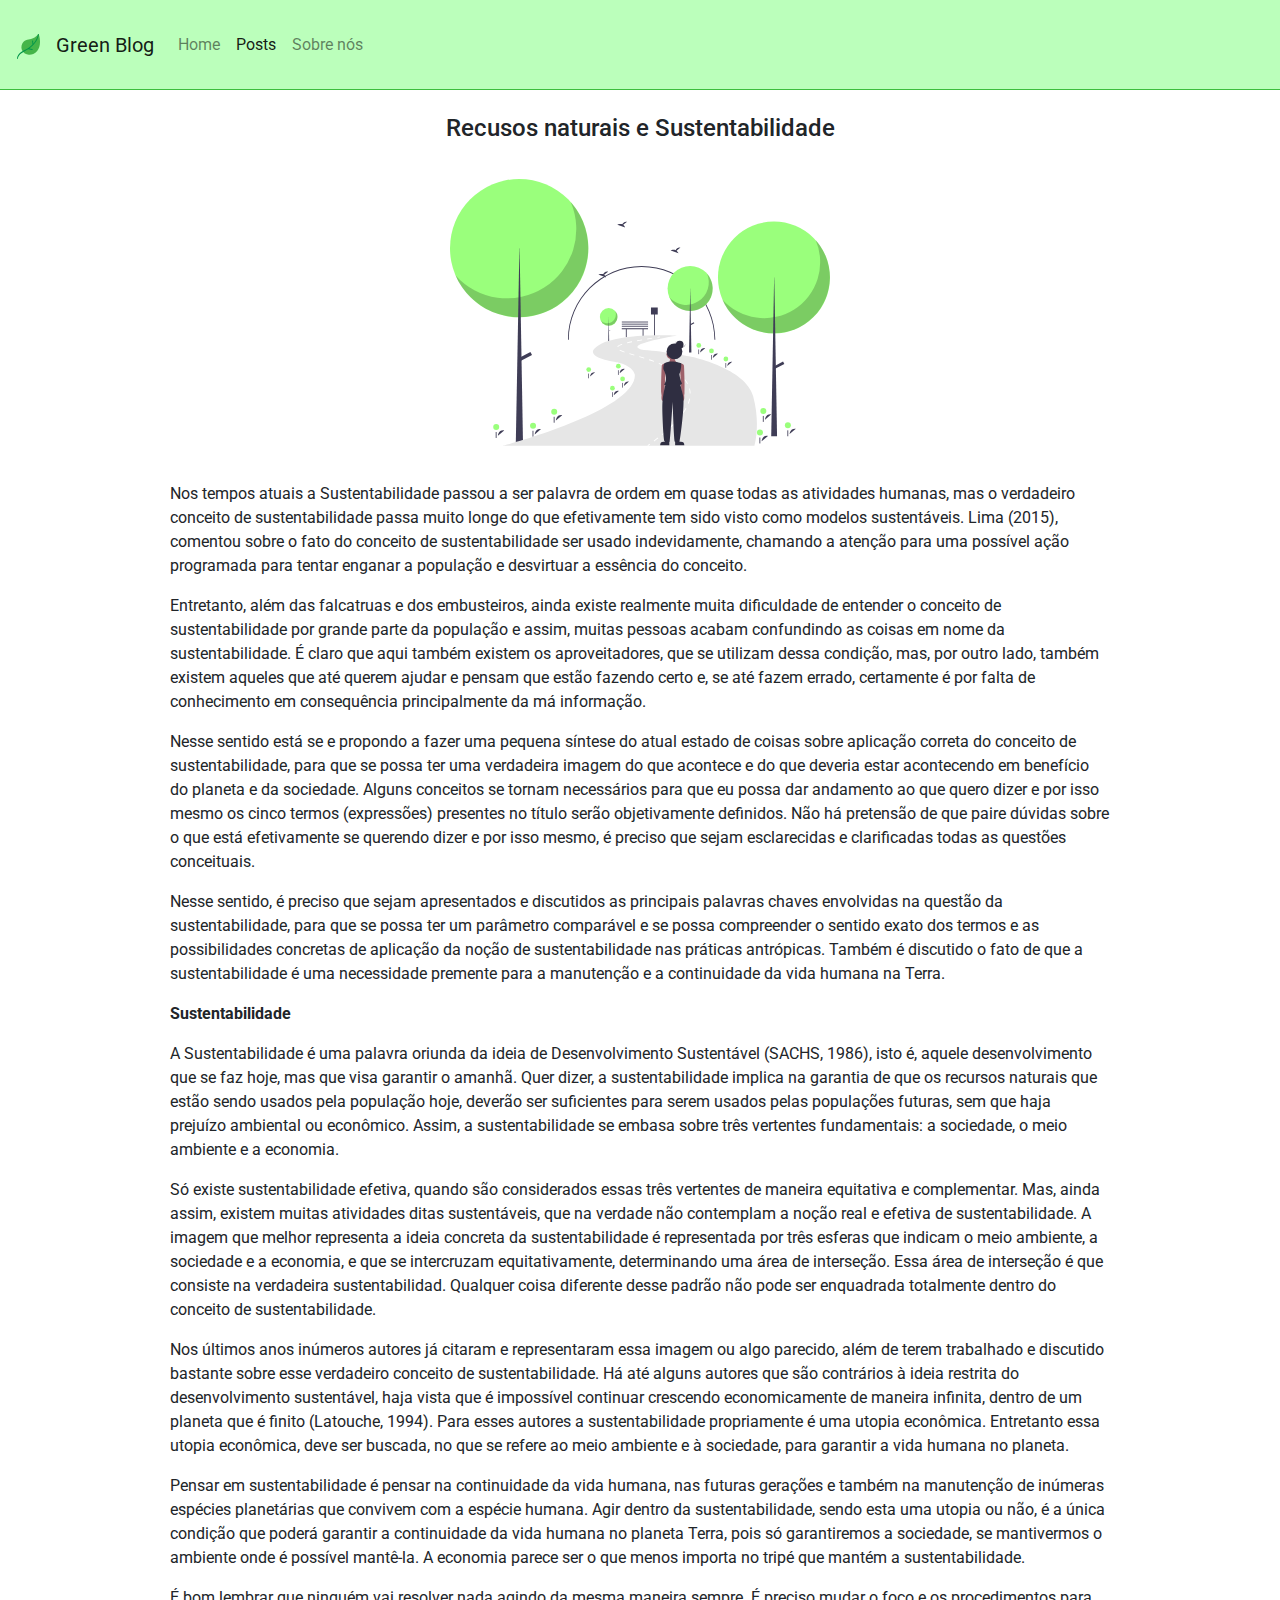
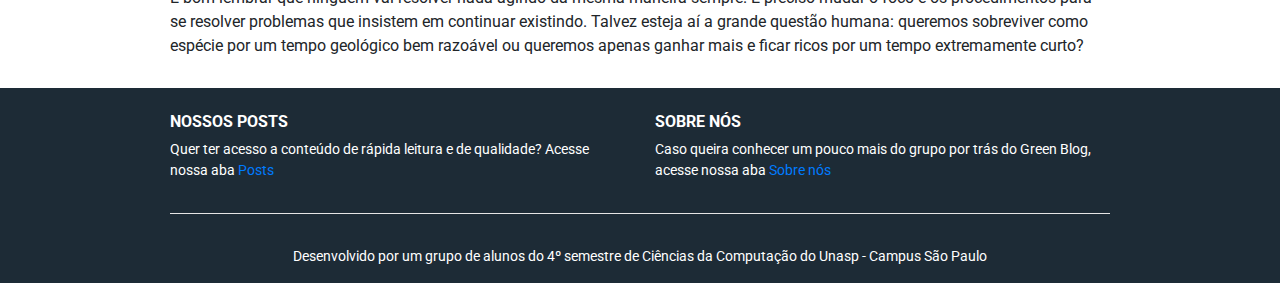
<file: Views/Posts/posts_09.html>
<!DOCTYPE html>
<html lang="pt">

<head>
  <meta charset="UTF-8">
  <meta name="viewport" content="width=device-width, initial-scale=1.0">
  <link href="https://fonts.googleapis.com/css2?family=Roboto&display=swap" rel="stylesheet">
  <link href="https://fonts.googleapis.com/css2?family=Roboto:wght@500&display=swap" rel="stylesheet">
  <link rel="stylesheet" href="https://maxcdn.bootstrapcdn.com/bootstrap/4.0.0/css/bootstrap.min.css"
    integrity="sha384-Gn5384xqQ1aoWXA+058RXPxPg6fy4IWvTNh0E263XmFcJlSAwiGgFAW/dAiS6JXm" crossorigin="anonymous">
  <link rel="stylesheet" href="../../Styles/global.css">
  <link rel="stylesheet" href="../../Styles/posts.css">

  <title>Green Blog</title>
</head>

<body>

  <nav class="navbar navbar-expand-lg navbar-light bg-primary-color nav-border">
    <a class="navbar-brand" href="../../index.html">
      <img style="margin-right: 10px;" src="../../Content/Icons/leaf.svg" alt="Leaf-icon" width="25px" height="25px">
      Green Blog
    </a>
    <button class="navbar-toggler" type="button" data-toggle="collapse" data-target="#navbarSupportedContent"
      aria-controls="navbarSupportedContent" aria-expanded="false" aria-label="Toggle navigation">
      <span class="navbar-toggler-icon"></span>
    </button>

    <div class="collapse navbar-collapse font-color" id="navbarSupportedContent">
      <ul class="navbar-nav">
        <li class="nav-item">
          <a class="nav-link" href="../../index.html">Home <span class="sr-only">(current)</span></a>
        </li>
        <li class="nav-item active">
          <a class="nav-link" href="./posts.html">Posts</a>
        </li>
        <li class="nav-item">
          <a class="nav-link" href="../Sobre/sobre.html">Sobre nós</a>
        </li>
      </ul>
    </div>
  </nav>

  <div class="container">
    <h4 style="margin-top: 24px;" class="text-center">
      Recusos naturais e Sustentabilidade
    </h4>

    <div class="text-center" style="margin: 36px 0;">
      <img class="card-img-top post-image" src="../../Content/Images/post-06.svg" alt="Card image cap">
    </div>

    <p>
      Nos tempos atuais a Sustentabilidade passou a ser palavra de ordem em quase todas as atividades humanas, mas o
      verdadeiro conceito de sustentabilidade passa muito longe do que efetivamente tem sido visto como modelos
      sustentáveis. Lima (2015), comentou sobre o fato do conceito de sustentabilidade ser usado indevidamente, chamando a
      atenção para uma possível ação programada para tentar enganar a população e desvirtuar a essência do conceito.
    </p>

    <p>
      Entretanto, além das falcatruas e dos embusteiros, ainda existe realmente muita dificuldade de entender o conceito
      de sustentabilidade por grande parte da população e assim, muitas pessoas acabam confundindo as coisas em nome da
      sustentabilidade. É claro que aqui também existem os aproveitadores, que se utilizam dessa condição, mas, por outro
      lado, também existem aqueles que até querem ajudar e pensam que estão fazendo certo e, se até fazem errado,
      certamente é por falta de conhecimento em consequência principalmente da má informação.
    </p>
      
    <p>
      Nesse sentido está se e propondo a fazer uma pequena síntese do atual estado de coisas sobre aplicação correta do
      conceito de sustentabilidade, para que se possa ter uma verdadeira imagem do que acontece e do que deveria estar
      acontecendo em benefício do planeta e da sociedade. Alguns conceitos se tornam necessários para que eu possa dar
      andamento ao que quero dizer e por isso mesmo os cinco termos (expressões) presentes no título serão objetivamente
      definidos. Não há pretensão de que paire dúvidas sobre o que está efetivamente se querendo dizer e por isso mesmo, é
      preciso que sejam esclarecidas e clarificadas todas as questões conceituais.
    </p>

    <p>  
      Nesse sentido, é preciso que sejam apresentados e discutidos as principais palavras chaves envolvidas na questão da
      sustentabilidade, para que se possa ter um parâmetro comparável e se possa compreender o sentido exato dos termos e
      as possibilidades concretas de aplicação da noção de sustentabilidade nas práticas antrópicas. Também é discutido o
      fato de que a sustentabilidade é uma necessidade premente para a manutenção e a continuidade da vida humana na
      Terra.
    </p>

    <p>
      <b>
        Sustentabilidade
      </b>
    </p>

    <p>
      A Sustentabilidade é uma palavra oriunda da ideia de Desenvolvimento Sustentável (SACHS, 1986), isto é, aquele
      desenvolvimento que se faz hoje, mas que visa garantir o amanhã. Quer dizer, a sustentabilidade implica na garantia
      de que os recursos naturais que estão sendo usados pela população hoje, deverão ser suficientes para serem usados
      pelas populações futuras, sem que haja prejuízo ambiental ou econômico. Assim, a sustentabilidade se embasa sobre
      três vertentes fundamentais: a sociedade, o meio ambiente e a economia.
    </p>

    <p>
      Só existe sustentabilidade efetiva, quando são considerados essas três vertentes de maneira equitativa e
      complementar. Mas, ainda assim, existem muitas atividades ditas sustentáveis, que na verdade não contemplam a noção
      real e efetiva de sustentabilidade. A imagem que melhor representa a ideia concreta da sustentabilidade é
      representada por três esferas que indicam o meio ambiente, a sociedade e a economia, e que se intercruzam
      equitativamente, determinando uma área de interseção. Essa área de interseção é que consiste na verdadeira
      sustentabilidad. Qualquer coisa diferente desse padrão não pode ser enquadrada totalmente dentro do
      conceito de sustentabilidade.
    </p>

    <p>
      Nos últimos anos inúmeros autores já citaram e representaram essa imagem ou algo parecido, além de terem trabalhado
      e discutido bastante sobre esse verdadeiro conceito de sustentabilidade. Há até alguns autores que são contrários à
      ideia restrita do desenvolvimento sustentável, haja vista que é impossível continuar crescendo economicamente de
      maneira infinita, dentro de um planeta que é finito (Latouche, 1994). Para esses autores a sustentabilidade
      propriamente é uma utopia econômica. Entretanto essa utopia econômica, deve ser buscada, no que se refere ao meio
      ambiente e à sociedade, para garantir a vida humana no planeta.
    </p>

    <p>
      Pensar em sustentabilidade é pensar na continuidade da vida humana, nas futuras gerações e também na manutenção de
      inúmeras espécies planetárias que convivem com a espécie humana. Agir dentro da sustentabilidade, sendo esta uma
      utopia ou não, é a única condição que poderá garantir a continuidade da vida humana no planeta Terra, pois só
      garantiremos a sociedade, se mantivermos o ambiente onde é possível mantê-la. A economia parece ser o que menos
      importa no tripé que mantém a sustentabilidade.
    </p>

    <p>
      É bom lembrar que ninguém vai resolver nada agindo da mesma maneira sempre. É preciso mudar o foco e os
      procedimentos para se resolver problemas que insistem em continuar existindo. Talvez esteja aí a grande questão
      humana: queremos sobreviver como espécie por um tempo geológico bem razoável ou queremos apenas ganhar mais e ficar
      ricos por um tempo extremamente curto?
    </p>

  </div>

  <footer style="font-size: 14px;" class="page-footer font-small teal pt-4 footer-custom ">
    <div class="container text-center text-md-left">
      <div class="row">
        <div class="col-md-6 mt-md-0 mt-3">
          <h6 class="text-uppercase font-weight-bold">Nossos Posts</h6>
          <p>
            Quer ter acesso a conteúdo de rápida leitura e de qualidade? Acesse nossa aba <a
              href="./posts.html">Posts</a>
          </p>
        </div>
        <hr class="clearfix w-100 d-md-none pb-3">
        <div class="col-md-6 mb-md-0 mb-3">
          <h6 class="text-uppercase font-weight-bold">Sobre nós</h6>
          <p>
            Caso queira conhecer um pouco mais do grupo por trás do Green Blog, acesse nossa aba <a
              href="../Sobre/sobre.html">Sobre
              nós</a>
          </p>
        </div>
      </div>
      <hr style="background-color: white;">
      <div class="footer-copyright text-center py-3">
        Desenvolvido por um grupo de alunos do 4º semestre de Ciências da Computação do Unasp - Campus São Paulo
      </div>
    </div>
  </footer>

  <script src="https://code.jquery.com/jquery-3.2.1.slim.min.js"
    integrity="sha384-KJ3o2DKtIkvYIK3UENzmM7KCkRr/rE9/Qpg6aAZGJwFDMVNA/GpGFF93hXpG5KkN"
    crossorigin="anonymous"></script>
  <script src="https://cdnjs.cloudflare.com/ajax/libs/popper.js/1.12.9/umd/popper.min.js"
    integrity="sha384-ApNbgh9B+Y1QKtv3Rn7W3mgPxhU9K/ScQsAP7hUibX39j7fakFPskvXusvfa0b4Q"
    crossorigin="anonymous"></script>
  <script src="https://maxcdn.bootstrapcdn.com/bootstrap/4.0.0/js/bootstrap.min.js"
    integrity="sha384-JZR6Spejh4U02d8jOt6vLEHfe/JQGiRRSQQxSfFWpi1MquVdAyjUar5+76PVCmYl"
    crossorigin="anonymous"></script>
</body>

</html>
</file>
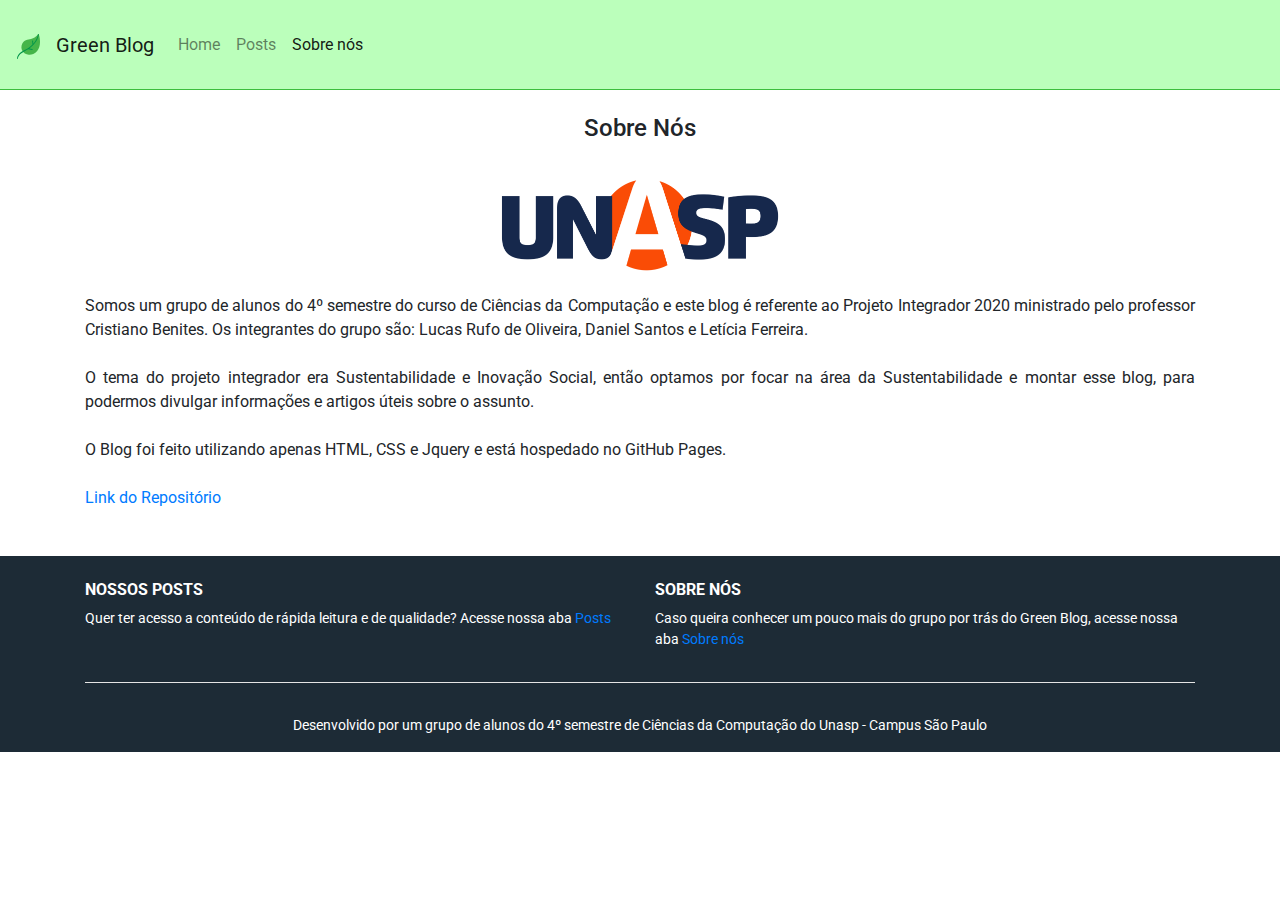
<file: Views/Sobre/sobre.html>
<!DOCTYPE html>
<html lang="pt">

<head>
  <meta charset="UTF-8">
  <meta name="viewport" content="width=device-width, initial-scale=1.0">
  <link href="https://fonts.googleapis.com/css2?family=Roboto&display=swap" rel="stylesheet">
  <link href="https://fonts.googleapis.com/css2?family=Roboto:wght@500&display=swap" rel="stylesheet">
  <link rel="stylesheet" href="https://maxcdn.bootstrapcdn.com/bootstrap/4.0.0/css/bootstrap.min.css"
    integrity="sha384-Gn5384xqQ1aoWXA+058RXPxPg6fy4IWvTNh0E263XmFcJlSAwiGgFAW/dAiS6JXm" crossorigin="anonymous">
  <link rel="stylesheet" href="../../Styles/global.css">

  <title>Green Blog</title>
</head>

<body>

  <nav class="navbar navbar-expand-lg navbar-light bg-primary-color nav-border">
    <a class="navbar-brand" href="../../index.html">
      <img style="margin-right: 10px;" src="../../Content/Icons/leaf.svg" alt="Leaf-icon" width="25px" height="25px">
      Green Blog
    </a>
    <button class="navbar-toggler" type="button" data-toggle="collapse" data-target="#navbarSupportedContent"
      aria-controls="navbarSupportedContent" aria-expanded="false" aria-label="Toggle navigation">
      <span class="navbar-toggler-icon"></span>
    </button>

    <div class="collapse navbar-collapse font-color" id="navbarSupportedContent">
      <ul class="navbar-nav">
        <li class="nav-item">
          <a class="nav-link" href="../../index.html">Home <span class="sr-only">(current)</span></a>
        </li>
        <li class="nav-item">
          <a class="nav-link" href="../Posts/posts.html">Posts</a>
        </li>
        <li class="nav-item active">
          <a class="nav-link" href="./sobre.html">Sobre nós</a>
        </li>
      </ul>
    </div>
  </nav>

  <div class="container">
    <h4 style="margin-top: 24px;" class="text-center">
      Sobre Nós
    </h4>

    <div class="row">
      <img class="img-sobre" src="../../Content/Images/unasp-logo.png">
      <div class="col-12">
        <p style="text-align: justify; margin-top: 20px;">
          Somos um grupo de alunos do 4º semestre do curso de Ciências da Computação e este blog é referente ao Projeto
          Integrador 2020 ministrado pelo professor Cristiano Benites. Os integrantes do grupo são: Lucas Rufo de
          Oliveira, Daniel Santos e Letícia Ferreira.
          <br>
          <br>
          O tema do projeto integrador era Sustentabilidade e Inovação Social, então optamos por focar na área da
          Sustentabilidade e montar esse blog, para podermos divulgar informações e artigos úteis sobre o assunto.
          <br>
          <br>
          O Blog foi feito utilizando apenas HTML, CSS e Jquery e está hospedado no GitHub Pages.
          <br>
          <br>
          <a target="blank" href="https://github.com/LucasRufo/green-blog">Link do Repositório</a>
      </div>
      </p>
    </div>


  </div>

  <footer style="font-size: 14px;" class="page-footer font-small teal pt-4 footer-custom footer-absolute">
    <div class="container text-center text-md-left">
      <div class="row">
        <div class="col-md-6 mt-md-0 mt-3">
          <h6 class="text-uppercase font-weight-bold">Nossos Posts</h6>
          <p>
            Quer ter acesso a conteúdo de rápida leitura e de qualidade? Acesse nossa aba <a href="../Posts/posts.html">Posts</a>
          </p>
        </div>
        <hr class="clearfix w-100 d-md-none pb-3">
        <div class="col-md-6 mb-md-0 mb-3">
          <h6 class="text-uppercase font-weight-bold">Sobre nós</h6>
          <p>
            Caso queira conhecer um pouco mais do grupo por trás do Green Blog, acesse nossa aba <a href="./sobre.html">Sobre
              nós</a>
          </p>
        </div>
      </div>
      <hr style="background-color: white;">
      <div class="footer-copyright text-center py-3">
        Desenvolvido por um grupo de alunos do 4º semestre de Ciências da Computação do Unasp - Campus São Paulo
      </div>
    </div>
  </footer>

  <script src="https://code.jquery.com/jquery-3.2.1.slim.min.js"
    integrity="sha384-KJ3o2DKtIkvYIK3UENzmM7KCkRr/rE9/Qpg6aAZGJwFDMVNA/GpGFF93hXpG5KkN"
    crossorigin="anonymous"></script>
  <script src="https://cdnjs.cloudflare.com/ajax/libs/popper.js/1.12.9/umd/popper.min.js"
    integrity="sha384-ApNbgh9B+Y1QKtv3Rn7W3mgPxhU9K/ScQsAP7hUibX39j7fakFPskvXusvfa0b4Q"
    crossorigin="anonymous"></script>
  <script src="https://maxcdn.bootstrapcdn.com/bootstrap/4.0.0/js/bootstrap.min.js"
    integrity="sha384-JZR6Spejh4U02d8jOt6vLEHfe/JQGiRRSQQxSfFWpi1MquVdAyjUar5+76PVCmYl"
    crossorigin="anonymous"></script>
</body>

</html>
</file>
<file: Styles/global.css>
:root {
    --primary-color: #bbffbb;
    --secondary-color: #3CBE3D;
    --font-size: 16px;
}

body {
    margin: 0;
    padding: 0;
    font-size: var(--font-size);
    font-family: 'Roboto', sans-serif;
}

.center{
    margin: 0 auto;
}

.bg-primary-color {
    background-color: var(--primary-color);
}

.nav-border {
    border-bottom: 1px solid var(--secondary-color);
}

.img-sobre{
    width: 100%;
    height: auto;
    max-width: 300px;
    margin: 0 auto;
    margin-top: 20px;
}

.main-text {
    font-size: 18px;
    text-align: justify;
    padding: 15px;
    margin-top: 20px;
}

.image-home {
    max-width: 265px;
}

.center-image-home {
    text-align: center;
    margin-top: 20px;
}

.container-first-section {
    margin-left: 30px;
    margin-right: 30px;
}

.container-second-section {
    margin-top: 5vh;
}

.border-topic {
    border-top: 4px solid var(--secondary-color);
    border-radius: 2px;
    width: 35px;
    margin-top: 5px;
}

.mg-top{
    margin-top: 15px;
}

.footer-custom {
    background-color: rgb(29, 43, 54);
    color: #FFF;
    margin-top: 30px;
}

.read-more{
    color: var(--secondary-color);
}

.read-more:hover{
    color: #28a029;
}

.post-image{
    max-width: 380px;
}

@media (min-width: 768px) and (max-width:1024px) {
    .footer-absolute{
        position: absolute;
        width: 100%;
        bottom: 0;
    }
}

@media (min-width: 768px) {
    .card{
        max-width: 22rem;
    }
}

@media (min-width: 900px) {
    .mg-top-home{
        margin-top: 20px;
    }
}

@media (max-width: 900px) {
    .main-text {
        font-size: 16px;
        padding: 20px;
    }
}

@media (min-width: 992px) {
    .image-home {
        max-width: 450px;
    }

    .nav-border {
        height: 10vh;
    }
}
</file>
<file: Styles/posts.css>
@media (min-width: 1200px) {
    .container{
        max-width: 970px;
    }
}
</file>
